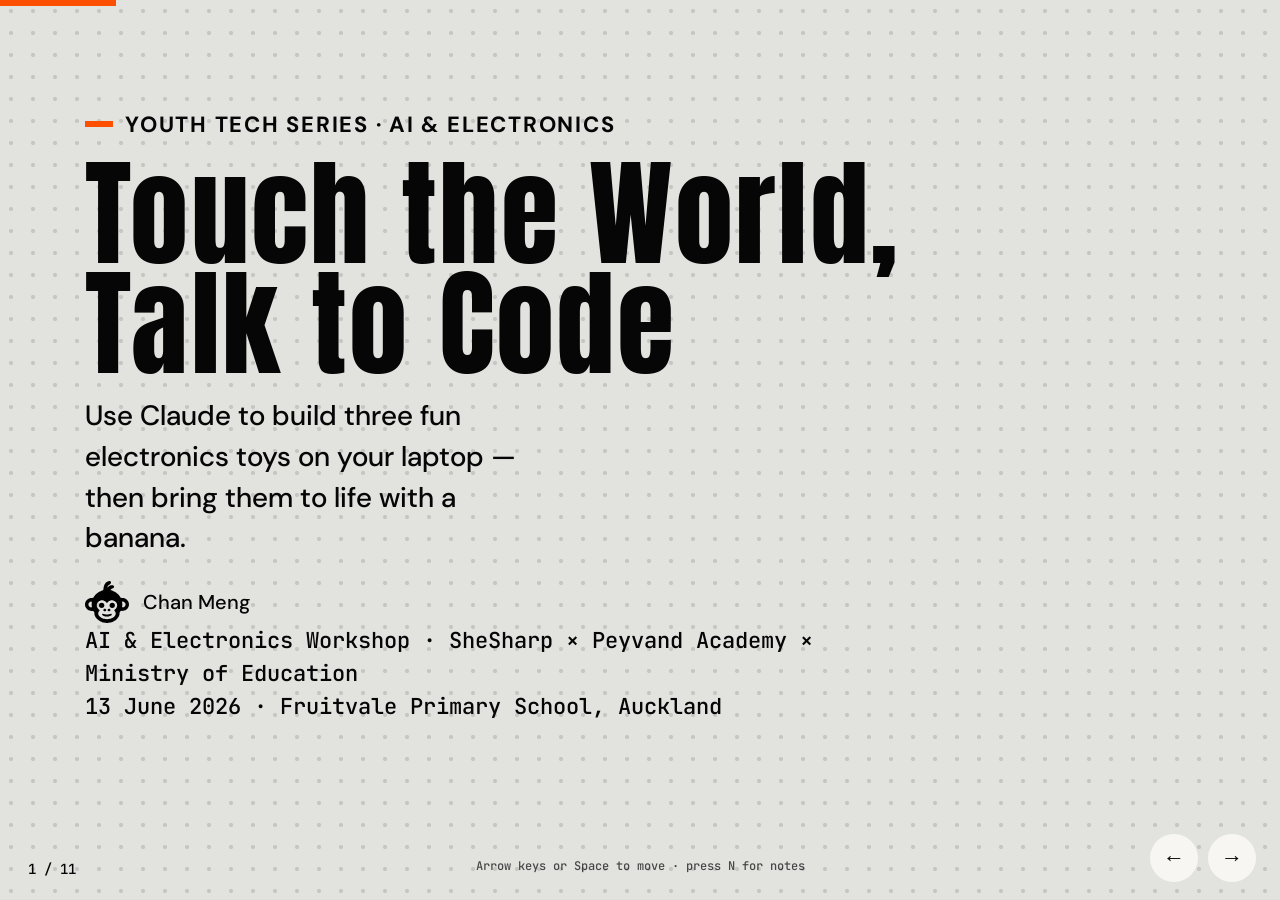
<file: index.html>
<!DOCTYPE html>
<html lang="en">
<head>
  <meta charset="UTF-8" />
  <meta name="viewport" content="width=device-width, initial-scale=1.0" />
  <title>Touch the World, Talk to Code — Build IoT Toys with Claude</title>
  <meta name="description" content="A 20-minute teaching demo: build three fun IoT toys with Claude and a Makey Makey board. By Chan Meng." />

  <link rel="icon" type="image/svg+xml" href="assets/brand/favicon.svg" />

  <link rel="preconnect" href="https://fonts.googleapis.com" />
  <link rel="preconnect" href="https://fonts.gstatic.com" crossorigin />
  <link rel="stylesheet" href="https://fonts.googleapis.com/css2?family=Anton&family=DM+Sans:wght@400;500;700&family=JetBrains+Mono:wght@400;500&display=swap" />

  <link rel="stylesheet" href="assets/css/tokens.css" />
  <link rel="stylesheet" href="assets/css/slides.css" />
</head>
<body>
  <div class="deck">
    <div class="deck__progress" id="progress"></div>

    <!-- 1. TITLE -->
    <section class="slide slide--title">
      <p class="eyebrow">Youth Tech Series · AI &amp; Electronics</p>
      <h1>Touch the World,<br />Talk to Code</h1>
      <p class="lead">Use Claude to build three fun electronics toys on your laptop — then bring them to life with a banana.</p>
      <div class="byline">
        <img src="assets/brand/chan-monkey-logo-transparent.svg" alt="" />
        <span>Chan Meng</span>
      </div>
      <p class="credit">AI &amp; Electronics Workshop &middot; SheSharp &times; Peyvand Academy &times; Ministry of Education<br />13 June 2026 &middot; Fruitvale Primary School, Auckland</p>
      <div class="slide-notes" hidden data-time="0:00 - 0:45">
        Welcome to the AI and Electronics Workshop, run by SheSharp with Peyvand Academy and the Ministry of Education. In the next 20 minutes we will build three little gadgets together, mixing the two things this workshop is about: a bit of electronics and a bit of AI. We will ask an AI called Claude to write them for us. By the end you will have toys you can play with your keyboard now, and with a banana in a few minutes. No coding experience needed.
      </div>
    </section>

    <!-- 2. CONNECT TO WIFI -->
    <section class="slide">
      <p class="eyebrow">First things first</p>
      <h2>Get online —<br />join the school WiFi</h2>
      <p>You will need internet to reach <span class="highlight">claude.ai</span>. Connect your laptop or phone to one of the Fruitvale School networks below.</p>
      <div class="two-col">
        <div class="prompt">
          <span class="prompt__label">Recommended &middot; internet for phones &amp; devices</span>
          Password<br /><strong>Fru1TsTB@S1c</strong>
        </div>
        <div class="prompt">
          <span class="prompt__label">FRUITVALE Student &middot; laptops needing server access</span>
          Password<br /><strong>Fru1TsTuD3nT</strong>
        </div>
      </div>
      <p style="margin-top: var(--space-3);">Passwords are <span class="highlight">case-sensitive</span> — type them exactly, including the capital letters, numbers, and the <strong>@</strong> symbol.</p>
      <div class="slide-notes" hidden data-time="0:45 - 1:15">
        Before we touch any code, get everyone online — nothing today works without it. Put this slide up and read the recommended password out loud, character by character: capital F, r, u, the number one, capital T, s, capital T, capital B, the at sign, capital S, the number one, lowercase c. Remind them it is case-sensitive, which trips people up. The student network is the backup for any laptop that needs server access. Once the room can load claude.ai, move on. Do not start building until most hands are connected.
      </div>
    </section>

    <!-- 3. WHAT IS IoT -->
    <section class="slide">
      <p class="eyebrow">Big idea</p>
      <h2>What is the<br />Internet of Things?</h2>
      <p>It is just everyday objects that can talk to computers. You already use them every day.</p>
      <div class="cards">
        <div class="card"><span class="num">01</span><h3>Your phone</h3><p>Knows when you tilt or tap it.</p></div>
        <div class="card"><span class="num">02</span><h3>A smartwatch</h3><p>Counts your steps and heartbeats.</p></div>
        <div class="card"><span class="num">03</span><h3>Smart lights</h3><p>Turn on when you walk in.</p></div>
        <div class="card"><span class="num">04</span><h3>A game controller</h3><p>Turns your moves into the game.</p></div>
      </div>
      <div class="flow" style="margin-top: clamp(10px, 2vh, 28px);">
        <div class="flow__step"><span>Real world</span>you touch / move</div>
        <div class="flow__arrow">&rarr;</div>
        <div class="flow__step"><span>Signal</span>a little message</div>
        <div class="flow__arrow">&rarr;</div>
        <div class="flow__step"><span>Computer</span>reads the message</div>
        <div class="flow__arrow">&rarr;</div>
        <div class="flow__step"><span>It acts</span>sound, light, game</div>
      </div>
      <div class="slide-notes" hidden data-time="0:45 - 2:30">
        Keep this plain. The Internet of Things is everyday things connected to computers. Point at the four cards. Then walk the bottom strip left to right: something happens in the real world, it becomes a signal, the computer reads it, and the computer does something back. That loop is the whole idea. We are about to build the simplest possible version of it — three times.
      </div>
    </section>

    <!-- 3. MEET MAKEY MAKEY + SECRET -->
    <section class="slide">
      <p class="eyebrow">The electronics part</p>
      <h2>Meet Makey Makey<br />— and its secret</h2>
      <p>A little board that turns a banana, some foil, playdough, or even your hand into a button.</p>
      <p class="lead" style="max-width: 40ch;">Its secret: <span class="highlight">it pretends to be your keyboard.</span></p>
      <p>So any app that works with keys already works with bananas. That means we can build our toys and play them today with just the keyboard — no board needed yet.</p>
      <div class="keymap">
        <div class="keycap keycap--accent">&uarr;</div>
        <div class="keycap keycap--accent">&darr;</div>
        <div class="keycap keycap--accent">&larr;</div>
        <div class="keycap keycap--accent">&rarr;</div>
        <div class="keycap keycap--accent">Space</div>
        <div class="keycap">W</div>
        <div class="keycap">A</div>
        <div class="keycap">S</div>
        <div class="keycap">D</div>
        <div class="keycap">F</div>
        <div class="keycap">G</div>
      </div>
      <div class="slide-notes" hidden data-time="2:30 - 4:30">
        This is the heart of the talk. Hold up the board if you have one. Makey Makey does one clever trick: to the computer it looks exactly like a keyboard. Touching a banana is the same as pressing the Space bar. These are the keys it can send. Because of that secret, we do not need the hardware to start. We can build our toys now and test them with the keyboard, and later the very same toys will work when you clip on a banana. Nothing in the code has to change.
      </div>
    </section>

    <!-- 4. MEET CLAUDE (THE AI PART) -->
    <section class="slide">
      <p class="eyebrow">The AI part</p>
      <h2>Meet Claude,<br />our AI builder</h2>
      <p>You do not need to know how to code. You ask Claude what you want, in plain English, and it writes the app for you.</p>
      <div class="two-col">
        <div class="card">
          <span class="num">A</span>
          <h3>Free in your browser</h3>
          <p>Open <a href="https://claude.ai" target="_blank" rel="noopener"><strong>claude.ai</strong></a> and sign in for free. Nothing to install — great on school laptops.</p>
        </div>
        <div class="card">
          <span class="num">B</span>
          <h3>Watch it build live</h3>
          <p>As Claude writes, your app appears in a preview panel beside the chat. That panel is called an <strong>Artifact</strong> — click it and play straight away.</p>
        </div>
      </div>
      <p style="margin-top: var(--space-3);">Open <span class="highlight">claude.ai</span> now. We will build <strong>three</strong> toys together — typing the words live each time.</p>
      <div class="btn-row">
        <a class="btn btn--primary" href="https://claude.ai" target="_blank" rel="noopener">Open claude.ai</a>
      </div>
      <div class="slide-notes" hidden data-time="4:30 - 6:00">
        Reassure them: you are not expected to write code. You describe what you want and Claude writes it. Tell them to open claude.ai in the browser and sign in — the free plan is enough and there is nothing to install, which is ideal on school laptops. The key thing to show: when Claude writes a web app, it renders live in the Artifact preview panel right next to the chat, so you see and play your toy immediately. Get everyone to claude.ai now. We are about to build three toys in a row, and they type the prompt with me each time.
      </div>
    </section>

    <!-- 5. BUILD 1: BANANA PIANO -->
    <section class="slide">
      <p class="eyebrow">Build 1 of 3 · Music<span class="level"><span class="dots">&#9679;&#9675;&#9675;</span> Easy</span></p>
      <h2>A Banana Piano</h2>
      <p>The warm-up: press a key, hear a note, watch a big button flash. Type this with me.</p>
      <div class="prompt prompt--compact">
        <span class="prompt__label">Type this into Claude</span>
        Make a fun web-page piano. When I press Space, the arrow keys, or W A S D F G, play a different musical note and flash a big colourful button for that key. Make it work with a normal keyboard.
      </div>
      <div class="btn-row">
        <a class="btn btn--primary" href="demo/piano/index.html">Open the finished piano</a>
      </div>
      <div class="slide-notes" hidden data-time="6:00 - 9:30">
        Read the prompt out loud slowly while everyone types it into Claude. Keep it exactly this short — it is enough. Stress the last sentence, make it work with a normal keyboard, because that is what lets them play it without the board. Press enter and watch the Artifact panel build the piano live. Play a few keys so the room hears it. If anyone falls behind or the network is slow, open the finished piano with the orange button — it always works. This first build is the longest because you are also teaching the rhythm of ask, watch, play.
      </div>
    </section>

    <!-- 6. BUILD 2: MEMORY GAME (SIMON SAYS) -->
    <section class="slide">
      <p class="eyebrow">Build 2 of 3 · Memory<span class="level"><span class="dots">&#9679;&#9679;&#9675;</span> Medium</span></p>
      <h2>A Memory Game</h2>
      <p>A step up: now the app has to <em>remember</em>. Watch a growing colour-and-sound sequence, then repeat it with the arrow keys.</p>
      <div class="prompt prompt--compact">
        <span class="prompt__label">Type this into Claude</span>
        Make a memory game like Simon Says. Show four big coloured pads for the Up, Down, Left and Right arrow keys, each with its own sound. Flash a sequence of pads that gets one longer each round, and I repeat it with the arrow keys. Show the round number, and say game over if I press the wrong one. Make it work with a normal keyboard.
      </div>
      <div class="btn-row">
        <a class="btn btn--primary" href="demo/simon/index.html">Open the finished memory game</a>
      </div>
      <div class="slide-notes" hidden data-time="9:30 - 12:30">
        The first real step up: the app now has to remember a sequence, not just react. That is the jump from a toy that responds to one with rules you can win or lose. Read the prompt slowly while they type. Build it live, do one round together, then let two students take turns — one watches, one repeats. The four arrow pads are exactly four bananas later. Backup is the orange button.
      </div>
    </section>

    <!-- 7. BUILD 3: CATCH & DODGE GAME -->
    <section class="slide">
      <p class="eyebrow">Build 3 of 3 · A game<span class="level"><span class="dots">&#9679;&#9679;&#9679;</span> Challenge</span></p>
      <h2>A Catch &amp; Dodge Game</h2>
      <p>The challenge: a real game loop. Move a basket with the Left and Right arrow keys to catch the falling fruit for points — but dodge the bombs.</p>
      <div class="prompt prompt--compact">
        <span class="prompt__label">Type this into Claude</span>
        Make a simple web game. Good fruit and bombs fall from the top. I move a basket with the Left and Right arrow keys to catch the fruit for points but dodge the bombs. Catching a bomb costs a life, and the game speeds up over time. Show the score and lives. Make it work with a normal keyboard.
      </div>
      <div class="btn-row">
        <a class="btn btn--primary" href="demo/catch/index.html">Open the finished game</a>
      </div>
      <div class="slide-notes" hidden data-time="12:30 - 15:30">
        The challenge build: a full game loop with fruit falling, a basket to steer, and a choice — grab the fruit, dodge the bombs. Still only the arrow keys, so it is perfect for a banana joystick later. Build it live and play one quick round so they see the score climb and a bomb cost a life. By now they should believe they can ask Claude for almost anything. Backup is the orange button. If short on time, keep this one briefest.
      </div>
    </section>

    <!-- BONUS: SUPER MARIO (SHOWCASE, NOT A BUILD) -->
    <section class="slide">
      <p class="eyebrow">Bonus &middot; not a build &mdash; just to show off<span class="level">&#9733; Showcase</span></p>
      <h2>And one we made<br />with the pro tools</h2>
      <p>You built three toys on the <strong>free</strong> claude.ai. Here is the ceiling: a playable <span class="highlight">Super Mario</span> level &mdash; every pixel and sound drawn in code, no image or sound files at all.</p>
      <div class="prompt prompt--compact">
        <span class="prompt__label">The whole prompt &mdash; one sentence</span>
        Create a Mario mini-game with high fidelity and precision, and make it look visually appealing.
      </div>
      <p>This one was made with <strong>Fable&nbsp;5</strong>, one of Claude's paid models, driven through <strong>Claude Code</strong> &mdash; a developer tool, not the browser chat. So you are <span class="highlight">not</span> expected to rebuild it today. It plays with the same arrows, Space, and Click, so a Makey Makey runs it too.</p>
      <div class="btn-row">
        <a class="btn btn--primary" href="demo/mario/index.html">Play the Mario demo</a>
      </div>
      <div class="slide-notes" hidden data-time="Bonus &middot; optional, skip if short on time">
        Optional crowd-pleaser &mdash; skip it the moment you are tight on the clock; it sits outside the 20-minute budget. The point is honesty about tools: the three toys they just built came from the free claude.ai in the browser, and that is genuinely enough. This Mario level is the ceiling &mdash; same idea, talk to an AI and get a toy, but made with a paid model called Fable 5 driven through Claude Code, a developer tool rather than the chat box. Read the one-sentence prompt out loud and let it land that the whole game came from that single line. Stress that nothing is a downloaded asset: every pixel and every sound is generated in code. Then play ten seconds &mdash; jump on a Goomba, hit a question block. Tie it back: it still runs on the same arrow keys, Space, and Click, so a banana would drive Mario just like the other three. Do not ask them to recreate it; that needs paid tooling. Use it to inspire, then move on.
      </div>
    </section>

    <!-- 8. ADD A BANANA -->
    <section class="slide">
      <p class="eyebrow">The bridge</p>
      <h2>Now add a banana</h2>
      <p>Clip Makey Makey to fruit, foil, or playdough and those keys become things you can touch. <span class="highlight">Same toys, same code — just a new way to press the keys.</span></p>
      <p>That is the bridge between the real world and code: your touch becomes a tiny signal, the computer reads it, and your toy responds — piano, memory game, catch game, even Mario.</p>
      <ul>
        <li>Bananas on the arrow keys turn the catch game into a body controller.</li>
        <li>Four bananas become the four pads of the memory game.</li>
        <li>Ask Claude for one more change — your own sounds, new colours, a high score.</li>
      </ul>
      <div class="slide-notes" hidden data-time="15:30 - 17:30">
        Connect back to the IoT loop from slide two: real world, signal, computer, action. The big reveal is that adding the hardware changes nothing in the code — the banana just presses Space or an arrow for you. In a moment they will get the boards and do exactly this with any of the three toys. Plant ideas so the hands-on time has direction: turn the game into a banana joystick, wire four bananas to the memory game, or ask Claude to change the sounds. Encourage them to keep asking Claude for small changes.
      </div>
    </section>

    <!-- 9. YOUR TURN -->
    <section class="slide slide--title">
      <p class="eyebrow">Over to you</p>
      <h2>Your turn</h2>
      <ul style="margin-bottom: var(--space-4);">
        <li><strong>1.</strong> Open claude.ai and type a prompt.</li>
        <li><strong>2.</strong> Play your toy with the keyboard.</li>
        <li><strong>3.</strong> Clip on a banana and make it yours.</li>
      </ul>
      <p style="font-size: clamp(14px,1.7vw,18px); max-width:60ch;">All three prompts are on the handout. Next: grab a Makey Makey board and make a toy real. Safety first — only fruit, foil, and playdough. Hold the metal Earth bar so the circuit works. Never use mains electricity.</p>
      <div class="btn-row">
        <a class="btn btn--primary" href="demo/index.html">Open the three demos</a>
        <a class="btn btn--ghost" href="handout/index.html">Open the handout</a>
      </div>
      <div class="byline" style="margin-top: var(--space-4);">
        <img src="assets/brand/chan-monkey-logo-transparent.svg" alt="" />
        <span>Thank you — Chan Meng · chanmeng.org · github.com/ChanMeng666</span>
      </div>
      <p class="credit">Youth Tech Series · AI &amp; Electronics Workshop &middot; SheSharp &times; Peyvand Academy &times; Ministry of Education</p>
      <div class="slide-notes" hidden data-time="17:30 - 20:00">
        Recap the three steps so anyone can repeat this at home with Claude. Point them to the handout, which has all three prompts. Read the safety line clearly before handing out the boards: conductive food and foil only, hold the Earth bar to complete the circuit, never anything connected to mains power. Then thank them and hand over to the hands-on session. Leave the demos and handout links on screen.
      </div>
    </section>

  </div>

  <!-- Chrome -->
  <div class="deck__counter"><span id="counter">1</span> / 11</div>
  <div class="deck__hint">Arrow keys or Space to move &middot; press N for notes</div>
  <div class="deck__nav">
    <button class="navbtn" id="prev" aria-label="Previous slide">&larr;</button>
    <button class="navbtn" id="next" aria-label="Next slide">&rarr;</button>
  </div>

  <!-- Speaker notes panel -->
  <aside class="notes" id="notes" aria-live="polite">
    <div class="notes__label">Speaker notes · <span class="notes__time" id="notesTime"></span></div>
    <div id="notesBody"></div>
  </aside>

  <script src="assets/js/deck.js"></script>
</body>
</html>
</file>
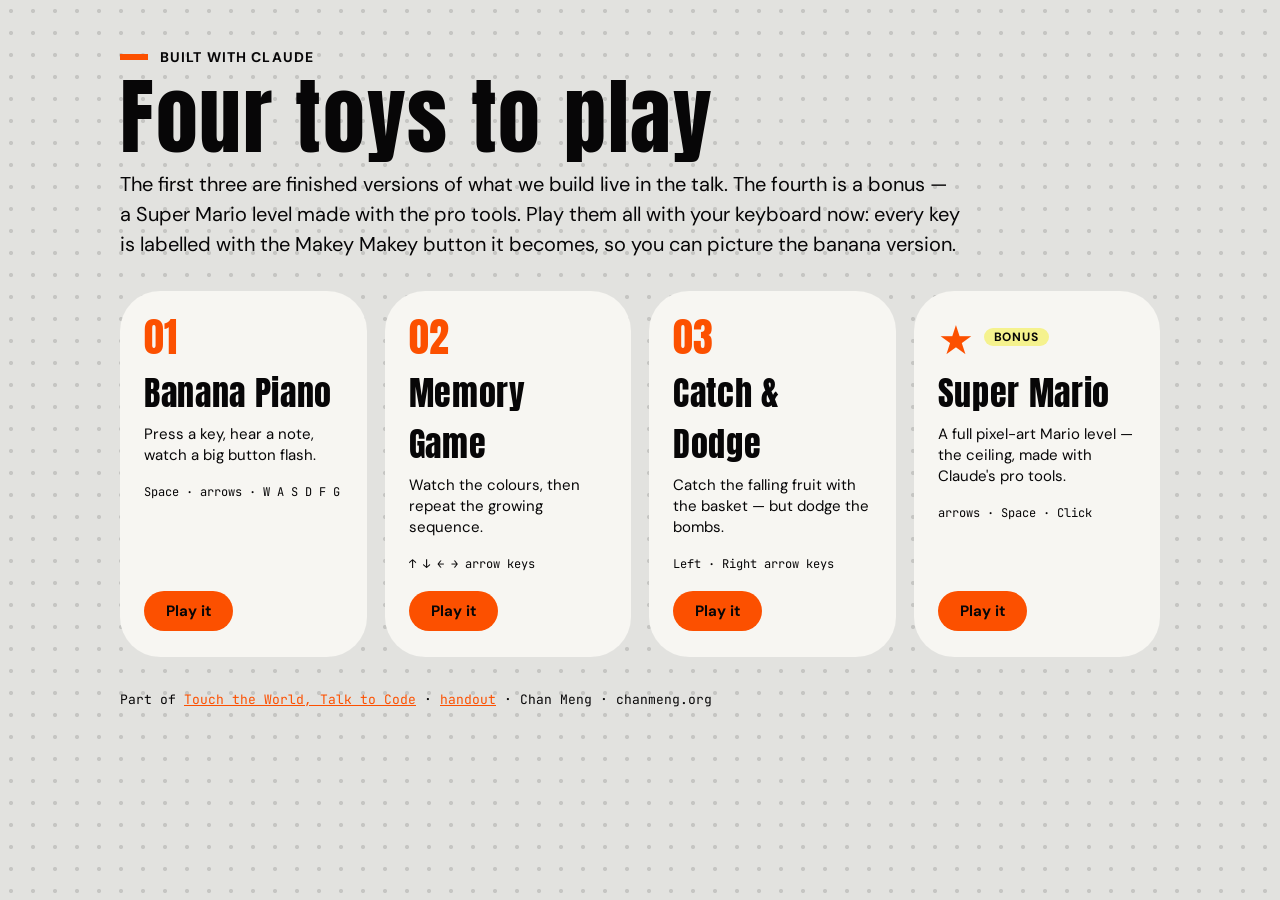
<file: demo/index.html>
<!DOCTYPE html>
<html lang="en">
<head>
  <meta charset="UTF-8" />
  <meta name="viewport" content="width=device-width, initial-scale=1.0" />
  <title>Three Demos — Touch the World, Talk to Code</title>
  <meta name="description" content="Keyboard-playable IoT toys built with Claude: a Banana Piano, a Memory Game, a Catch &amp; Dodge Game, plus a bonus Super Mario showcase. Each works with a Makey Makey too." />

  <link rel="icon" type="image/svg+xml" href="../assets/brand/favicon.svg" />

  <link rel="preconnect" href="https://fonts.googleapis.com" />
  <link rel="preconnect" href="https://fonts.gstatic.com" crossorigin />
  <link rel="stylesheet" href="https://fonts.googleapis.com/css2?family=Anton&family=DM+Sans:wght@400;500;700&family=JetBrains+Mono:wght@400;500&display=swap" />
  <link rel="stylesheet" href="../assets/css/tokens.css" />

  <style>
    * { box-sizing: border-box; }
    html, body { margin: 0; height: 100%; }
    body {
      font-family: var(--font-body-sans);
      color: var(--color-ink-primary);
      background-color: var(--color-canvas-page);
      background-image: radial-gradient(
        color-mix(in srgb, var(--color-ink-primary) 13%, transparent) 2px, transparent 2.2px);
      background-size: 22px 22px;
      min-height: 100%;
      padding: clamp(20px, 4vw, 48px);
    }
    .wrap { max-width: 1040px; margin: 0 auto; }

    .eyebrow {
      display: flex; align-items: center; gap: 12px;
      font-size: 14px; font-weight: 700; letter-spacing: 0.08em;
      text-transform: uppercase; margin: 0 0 12px;
    }
    .eyebrow::before { content: ""; width: 28px; height: 6px; background: var(--color-accent-primary); }

    h1 {
      font-family: var(--font-display); font-weight: 400; letter-spacing: 0.02em;
      font-size: clamp(40px, 8vw, 84px); line-height: 0.94; margin: 0 0 12px;
    }
    .sub { font-size: clamp(15px, 2vw, 20px); max-width: 60ch; margin: 0 0 32px; line-height: 1.5; }

    .cards { display: grid; grid-template-columns: repeat(auto-fit, minmax(240px, 1fr)); gap: 18px; }

    .demo-card {
      display: flex; flex-direction: column; text-decoration: none; color: inherit;
      background: var(--color-canvas-surface); border-radius: var(--radius-card);
      padding: 26px 24px; transition: transform 120ms ease;
    }
    .demo-card:hover { transform: translateY(-3px); }
    .demo-card .num {
      font-family: var(--font-display); font-size: 40px; color: var(--color-accent-primary); line-height: 1;
      display: flex; align-items: center; gap: 10px;
    }
    .demo-card .num .tag {
      font-family: var(--font-body-sans); font-size: 12px; font-weight: 700;
      letter-spacing: 0.08em; text-transform: uppercase; color: var(--color-ink-strong);
      background: var(--color-surface-glare); padding: 3px 10px; border-radius: 100px;
    }
    .demo-card h2 {
      font-family: var(--font-display); font-weight: 400; letter-spacing: 0.02em;
      font-size: clamp(24px, 4vw, 34px); margin: 10px 0 6px;
    }
    .demo-card p { font-size: 15px; line-height: 1.4; margin: 0 0 18px; }
    .demo-card .keys {
      font-family: var(--font-mono); font-size: 12px; color: var(--color-ink-muted); margin: 0 0 18px;
    }
    .demo-card .go {
      margin-top: auto; align-self: flex-start;
      font-weight: 700; font-size: 15px;
      background: var(--color-accent-primary); color: var(--color-ink-strong);
      padding: 10px 22px; border-radius: 100px;
    }

    .footer {
      margin-top: 34px; font-family: var(--font-mono); font-size: 13px; color: var(--color-ink-muted);
    }
    .footer a { color: var(--color-accent-primary); }

    @media (prefers-reduced-motion: reduce) { .demo-card { transition: none; } }
  </style>
</head>
<body>
  <div class="wrap">
    <p class="eyebrow">Built with Claude</p>
    <h1>Four toys to play</h1>
    <p class="sub">
      The first three are finished versions of what we build live in the talk. The fourth is a bonus —
      a Super Mario level made with the pro tools. Play them all with your keyboard now: every key is
      labelled with the Makey Makey button it becomes, so you can picture the banana version.
    </p>

    <div class="cards">
      <a class="demo-card" href="piano/index.html">
        <span class="num">01</span>
        <h2>Banana Piano</h2>
        <p>Press a key, hear a note, watch a big button flash.</p>
        <p class="keys">Space · arrows · W A S D F G</p>
        <span class="go">Play it</span>
      </a>
      <a class="demo-card" href="simon/index.html">
        <span class="num">02</span>
        <h2>Memory Game</h2>
        <p>Watch the colours, then repeat the growing sequence.</p>
        <p class="keys">↑ ↓ ← → arrow keys</p>
        <span class="go">Play it</span>
      </a>
      <a class="demo-card" href="catch/index.html">
        <span class="num">03</span>
        <h2>Catch &amp; Dodge</h2>
        <p>Catch the falling fruit with the basket — but dodge the bombs.</p>
        <p class="keys">Left · Right arrow keys</p>
        <span class="go">Play it</span>
      </a>
      <a class="demo-card demo-card--bonus" href="mario/index.html">
        <span class="num">&#9733;<span class="tag">Bonus</span></span>
        <h2>Super Mario</h2>
        <p>A full pixel-art Mario level — the ceiling, made with Claude's pro tools.</p>
        <p class="keys">arrows · Space · Click</p>
        <span class="go">Play it</span>
      </a>
    </div>

    <p class="footer">
      Part of <a href="../index.html">Touch the World, Talk to Code</a> &middot;
      <a href="../handout/index.html">handout</a> &middot; Chan Meng &middot; chanmeng.org
    </p>
  </div>
</body>
</html>
</file>
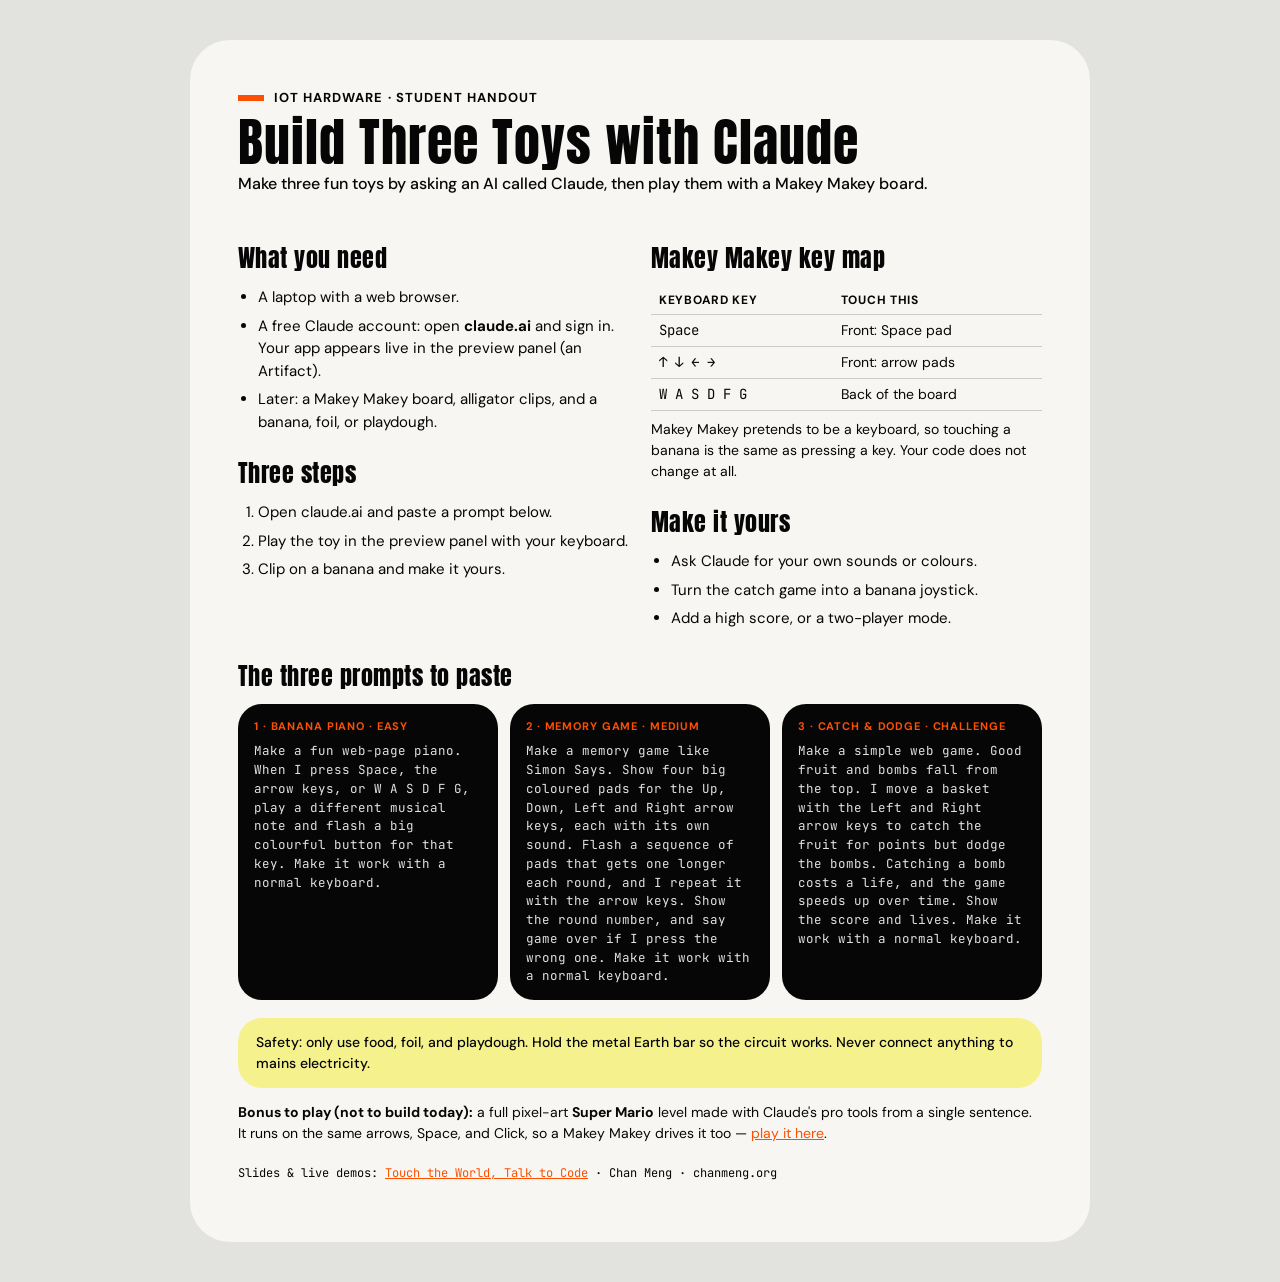
<file: handout/index.html>
<!DOCTYPE html>
<html lang="en">
<head>
  <meta charset="UTF-8" />
  <meta name="viewport" content="width=device-width, initial-scale=1.0" />
  <title>Student Handout — Build Three Toys with Claude</title>
  <meta name="description" content="One-page guide: build three fun IoT toys with Claude and a Makey Makey board." />

  <link rel="icon" type="image/svg+xml" href="../assets/brand/favicon.svg" />

  <link rel="preconnect" href="https://fonts.googleapis.com" />
  <link rel="preconnect" href="https://fonts.gstatic.com" crossorigin />
  <link rel="stylesheet" href="https://fonts.googleapis.com/css2?family=Anton&family=DM+Sans:wght@400;500;700&family=JetBrains+Mono:wght@400;500&display=swap" />
  <link rel="stylesheet" href="../assets/css/tokens.css" />

  <style>
    * { box-sizing: border-box; }
    html, body { margin: 0; }
    body {
      font-family: var(--font-body-sans); color: var(--color-ink-primary);
      background: var(--color-canvas-page); line-height: 1.5;
      padding: clamp(16px, 4vw, 40px);
    }
    .sheet {
      max-width: 900px; margin: 0 auto; background: var(--color-canvas-surface);
      border-radius: var(--radius-card); padding: clamp(24px, 4vw, 48px);
    }
    .eyebrow {
      display: flex; align-items: center; gap: 10px; font-size: 13px; font-weight: 700;
      letter-spacing: 0.08em; text-transform: uppercase; margin: 0 0 10px;
    }
    .eyebrow::before { content: ""; width: 26px; height: 6px; background: var(--color-accent-primary); }
    h1 {
      font-family: var(--font-display); font-weight: 400; letter-spacing: 0.02em;
      font-size: clamp(32px, 6vw, 52px); line-height: 0.94; margin: 0 0 6px;
    }
    .sub { font-size: 16px; font-weight: 500; margin: 0 0 22px; }
    h2 {
      font-family: var(--font-display); font-weight: 400; letter-spacing: 0.02em;
      font-size: 24px; margin: 22px 0 10px;
    }
    .cols { display: grid; grid-template-columns: 1fr 1fr; gap: 22px; }
    ol, ul { margin: 0; padding-left: 20px; }
    li { margin-bottom: 6px; font-size: 15px; }

    .prompts { display: grid; grid-template-columns: 1fr 1fr 1fr; gap: 12px; margin-top: 8px; }
    .prompt {
      background: var(--color-ink-strong); color: var(--color-canvas-page);
      border-radius: var(--radius-card-sm); padding: 14px 16px; font-family: var(--font-mono);
      font-size: 12.5px; line-height: 1.5;
    }
    .prompt b { color: var(--color-accent-primary); font-family: var(--font-body-sans);
      font-size: 11px; letter-spacing: 0.08em; text-transform: uppercase; display: block; margin-bottom: 8px; }

    table { width: 100%; border-collapse: collapse; font-size: 14px; margin-top: 6px; }
    th, td { text-align: left; padding: 5px 8px; border-bottom: 1px solid rgba(7,6,7,0.18); }
    th { font-size: 12px; text-transform: uppercase; letter-spacing: 0.06em; }
    td.k { font-family: var(--font-mono); }
    .safety {
      background: var(--color-surface-glare); border-radius: var(--radius-card-sm);
      padding: 14px 18px; font-size: 14px; font-weight: 500; margin-top: 18px;
    }
    .foot { margin-top: 20px; font-family: var(--font-mono); font-size: 12px; color: var(--color-ink-muted); }
    .foot a { color: var(--color-accent-primary); }

    @media (max-width: 640px) { .cols { grid-template-columns: 1fr; } .prompts { grid-template-columns: 1fr; } }

    @media print {
      @page { margin: 11mm; }
      body { padding: 0; background: #fff; }
      .sheet { box-shadow: none; border-radius: 0; padding: 0; max-width: 100%; }
      .prompt, .safety { -webkit-print-color-adjust: exact; print-color-adjust: exact; }
    }
  </style>
</head>
<body>
  <div class="sheet">
    <p class="eyebrow">IoT Hardware · Student Handout</p>
    <h1>Build Three Toys with Claude</h1>
    <p class="sub">Make three fun toys by asking an AI called Claude, then play them with a Makey Makey board.</p>

    <div class="cols">
      <div>
        <h2>What you need</h2>
        <ul>
          <li>A laptop with a web browser.</li>
          <li>A free Claude account: open <strong>claude.ai</strong> and sign in. Your app appears live in the preview panel (an Artifact).</li>
          <li>Later: a Makey Makey board, alligator clips, and a banana, foil, or playdough.</li>
        </ul>

        <h2>Three steps</h2>
        <ol>
          <li>Open claude.ai and paste a prompt below.</li>
          <li>Play the toy in the preview panel with your keyboard.</li>
          <li>Clip on a banana and make it yours.</li>
        </ol>
      </div>

      <div>
        <h2>Makey Makey key map</h2>
        <table>
          <thead><tr><th>Keyboard key</th><th>Touch this</th></tr></thead>
          <tbody>
            <tr><td class="k">Space</td><td>Front: Space pad</td></tr>
            <tr><td class="k">&uarr; &darr; &larr; &rarr;</td><td>Front: arrow pads</td></tr>
            <tr><td class="k">W A S D F G</td><td>Back of the board</td></tr>
          </tbody>
        </table>
        <p style="font-size:14px;margin-top:8px;">Makey Makey pretends to be a keyboard, so touching a banana is the same as pressing a key. Your code does not change at all.</p>

        <h2>Make it yours</h2>
        <ul>
          <li>Ask Claude for your own sounds or colours.</li>
          <li>Turn the catch game into a banana joystick.</li>
          <li>Add a high score, or a two-player mode.</li>
        </ul>
      </div>
    </div>

    <h2>The three prompts to paste</h2>
    <div class="prompts">
      <div class="prompt">
        <b>1 · Banana Piano · Easy</b>
        Make a fun web-page piano. When I press Space, the arrow keys, or W A S D F G, play a different musical note and flash a big colourful button for that key. Make it work with a normal keyboard.
      </div>
      <div class="prompt">
        <b>2 · Memory Game · Medium</b>
        Make a memory game like Simon Says. Show four big coloured pads for the Up, Down, Left and Right arrow keys, each with its own sound. Flash a sequence of pads that gets one longer each round, and I repeat it with the arrow keys. Show the round number, and say game over if I press the wrong one. Make it work with a normal keyboard.
      </div>
      <div class="prompt">
        <b>3 · Catch &amp; Dodge · Challenge</b>
        Make a simple web game. Good fruit and bombs fall from the top. I move a basket with the Left and Right arrow keys to catch the fruit for points but dodge the bombs. Catching a bomb costs a life, and the game speeds up over time. Show the score and lives. Make it work with a normal keyboard.
      </div>
    </div>

    <div class="safety">
      Safety: only use food, foil, and playdough. Hold the metal Earth bar so the circuit works. Never connect anything to mains electricity.
    </div>

    <p style="font-size:14px;margin-top:14px;">
      <strong>Bonus to play (not to build today):</strong> a full pixel-art
      <strong>Super Mario</strong> level made with Claude's pro tools from a single sentence. It runs on
      the same arrows, Space, and Click, so a Makey Makey drives it too &mdash;
      <a href="https://chanmeng666.github.io/super-mario-makey-makey/" style="color:var(--color-accent-primary);">play it here</a>.
    </p>

    <p class="foot">
      Slides &amp; live demos: <a href="../index.html">Touch the World, Talk to Code</a>
      &middot; Chan Meng &middot; chanmeng.org
    </p>
  </div>
</body>
</html>
</file>
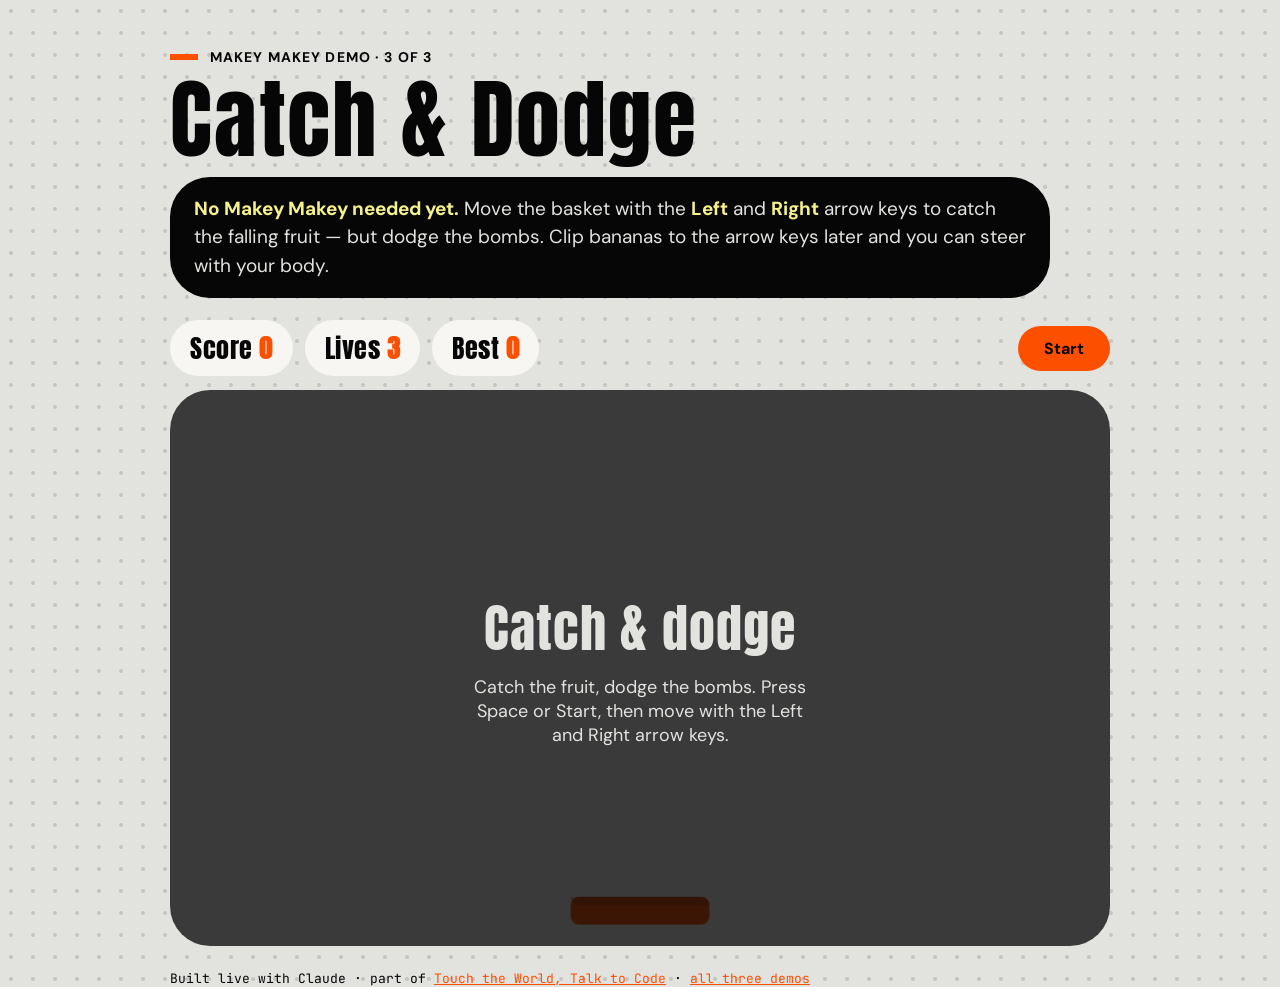
<file: demo/catch/index.html>
<!DOCTYPE html>
<html lang="en">
<head>
  <meta charset="UTF-8" />
  <meta name="viewport" content="width=device-width, initial-scale=1.0" />
  <title>Catch &amp; Dodge — Makey Makey Demo</title>
  <meta name="description" content="A keyboard-playable catch-and-dodge game. Catch the fruit with the arrow keys but dodge the bombs. Works with a Makey Makey too." />

  <link rel="icon" type="image/svg+xml" href="../../assets/brand/favicon.svg" />

  <link rel="preconnect" href="https://fonts.googleapis.com" />
  <link rel="preconnect" href="https://fonts.gstatic.com" crossorigin />
  <link rel="stylesheet" href="https://fonts.googleapis.com/css2?family=Anton&family=DM+Sans:wght@400;500;700&family=JetBrains+Mono:wght@400;500&display=swap" />
  <link rel="stylesheet" href="../../assets/css/tokens.css" />

  <style>
    * { box-sizing: border-box; }
    html, body { margin: 0; height: 100%; }
    body {
      font-family: var(--font-body-sans);
      color: var(--color-ink-primary);
      background-color: var(--color-canvas-page);
      background-image: radial-gradient(
        color-mix(in srgb, var(--color-ink-primary) 13%, transparent) 2px, transparent 2.2px);
      background-size: 22px 22px;
      min-height: 100%;
      padding: clamp(20px, 4vw, 48px);
    }
    .wrap { max-width: 940px; margin: 0 auto; }

    .eyebrow {
      display: flex; align-items: center; gap: 12px;
      font-size: 14px; font-weight: 700; letter-spacing: 0.08em;
      text-transform: uppercase; margin: 0 0 12px;
    }
    .eyebrow::before { content: ""; width: 28px; height: 6px; background: var(--color-accent-primary); }

    h1 {
      font-family: var(--font-display); font-weight: 400; letter-spacing: 0.02em;
      font-size: clamp(40px, 8vw, 88px); line-height: 0.94; margin: 0 0 16px;
    }

    .banner {
      background: var(--color-ink-strong); color: var(--color-canvas-page);
      border-radius: var(--radius-card); padding: 18px 24px; margin: 0 0 22px;
      font-size: clamp(15px, 1.9vw, 19px); line-height: 1.5; max-width: 880px;
    }
    .banner strong { color: var(--color-surface-glare); }

    .hud {
      display: flex; flex-wrap: wrap; gap: 12px; align-items: center;
      margin: 0 0 14px;
    }
    .stat {
      background: var(--color-canvas-surface); border-radius: 100px;
      padding: 8px 20px; font-family: var(--font-display); font-weight: 400;
      font-size: clamp(18px, 3vw, 26px); letter-spacing: 0.02em;
    }
    .stat b { color: var(--color-accent-primary); }
    .startbtn {
      margin-left: auto; border: none; cursor: pointer;
      background: var(--color-accent-primary); color: var(--color-ink-strong);
      font-family: var(--font-body-sans); font-weight: 700; font-size: 16px;
      padding: 12px 26px; border-radius: 100px;
    }
    .startbtn:active { transform: translateY(1px); }

    .stage { position: relative; }
    canvas {
      display: block; width: 100%; height: auto;
      background: var(--color-canvas-surface);
      border-radius: var(--radius-card);
      touch-action: none;
    }
    .overlay {
      position: absolute; inset: 0; display: flex; flex-direction: column;
      align-items: center; justify-content: center; text-align: center;
      background: color-mix(in srgb, var(--color-ink-strong) 78%, transparent);
      color: var(--color-canvas-page); border-radius: var(--radius-card);
      padding: 24px;
    }
    .overlay h2 {
      font-family: var(--font-display); font-weight: 400; letter-spacing: 0.02em;
      font-size: clamp(28px, 6vw, 52px); margin: 0 0 8px;
    }
    .overlay p { font-size: clamp(14px, 2vw, 18px); margin: 0; max-width: 30ch; }
    .overlay.hide { display: none; }

    .footer {
      margin-top: 24px; font-family: var(--font-mono); font-size: 13px; color: var(--color-ink-muted);
    }
    .footer a { color: var(--color-accent-primary); }
  </style>
</head>
<body>
  <div class="wrap">
    <p class="eyebrow">Makey Makey Demo · 3 of 3</p>
    <h1>Catch &amp; Dodge</h1>

    <div class="banner">
      <strong>No Makey Makey needed yet.</strong> Move the basket with the <strong>Left</strong> and <strong>Right</strong> arrow keys
      to catch the falling fruit — but dodge the bombs. Clip bananas to the arrow keys later and you can steer with your body.
    </div>

    <div class="hud">
      <div class="stat">Score <b id="score">0</b></div>
      <div class="stat">Lives <b id="lives">3</b></div>
      <div class="stat">Best <b id="best">0</b></div>
      <button class="startbtn" id="startBtn" type="button">Start</button>
    </div>

    <div class="stage">
      <canvas id="game" width="880" height="520" aria-label="Catch game"></canvas>
      <div class="overlay" id="overlay">
        <h2 id="ovTitle">Catch &amp; dodge</h2>
        <p id="ovText">Catch the fruit, dodge the bombs. Press Space or Start, then move with the Left and Right arrow keys.</p>
      </div>
    </div>

    <p class="footer">
      Built live with Claude &middot; part of
      <a href="../../index.html">Touch the World, Talk to Code</a>
      &middot; <a href="../index.html">all three demos</a>
    </p>
  </div>

  <script>
    var canvas = document.getElementById("game");
    var g = canvas.getContext("2d");
    var W = canvas.width, H = canvas.height;

    var scoreEl = document.getElementById("score");
    var livesEl = document.getElementById("lives");
    var bestEl = document.getElementById("best");
    var overlay = document.getElementById("overlay");
    var ovTitle = document.getElementById("ovTitle");
    var ovText = document.getElementById("ovText");
    var startBtn = document.getElementById("startBtn");

    var COLORS = ["#FC5000", "#F5C84B", "#6FCF7F", "#4FB0E8", "#524AE9", "#C77DD6", "#FF8FA3"];

    var basket = { w: 130, h: 26, x: W / 2 - 65, y: H - 46, speed: 560 };
    var fruits = [];
    var keys = {};
    var running = false;
    var score = 0, lives = 3, best = 0;
    var spawnTimer = 0, lastTs = 0;

    function reset() {
      fruits = [];
      score = 0; lives = 3;
      basket.x = W / 2 - basket.w / 2;
      spawnTimer = 0.6;
      scoreEl.textContent = score;
      livesEl.textContent = lives;
    }

    function start() {
      if (running) return;
      reset();
      running = true;
      overlay.classList.add("hide");
      lastTs = 0;
      requestAnimationFrame(loop);
    }

    function gameOver() {
      running = false;
      if (score > best) { best = score; bestEl.textContent = best; }
      ovTitle.textContent = "Game over";
      ovText.textContent = "You caught " + score + ". Press Space to play again.";
      overlay.classList.remove("hide");
    }

    function spawnFruit() {
      var r = 16 + Math.floor((score % 7));
      r = Math.min(r, 24);
      var x = r + (W - 2 * r) * fakeRandom();
      var fall = 150 + score * 7;
      if (fall > 520) fall = 520;
      // Roughly 1-in-5 spawns is a bomb, rising a little as the score climbs.
      var bombChance = Math.min(0.32, 0.18 + score * 0.004);
      var isBomb = fakeRandom() < bombChance;
      fruits.push({
        x: x, y: -r, r: isBomb ? 17 : r, vy: fall, isBomb: isBomb,
        color: isBomb ? "#2A2730" : COLORS[fruits.length % COLORS.length]
      });
    }

    // Deterministic-enough spread without Math.random seeding issues across frames.
    var seed = 1;
    function fakeRandom() {
      seed = (seed * 9301 + 49297) % 233280;
      return seed / 233280;
    }

    function update(dt) {
      var dir = 0;
      if (keys["ArrowLeft"] || keys["KeyA"]) dir -= 1;
      if (keys["ArrowRight"] || keys["KeyD"]) dir += 1;
      basket.x += dir * basket.speed * dt;
      if (basket.x < 0) basket.x = 0;
      if (basket.x + basket.w > W) basket.x = W - basket.w;

      spawnTimer -= dt;
      if (spawnTimer <= 0) {
        spawnFruit();
        spawnTimer = Math.max(0.4, 1.0 - score * 0.015);
      }

      for (var i = fruits.length - 1; i >= 0; i--) {
        var f = fruits[i];
        f.y += f.vy * dt;
        var caught = (f.y + f.r >= basket.y) &&
          (f.x >= basket.x - f.r) && (f.x <= basket.x + basket.w + f.r) &&
          (f.y - f.r <= basket.y + basket.h);
        if (caught) {
          fruits.splice(i, 1);
          if (f.isBomb) {
            lives -= 1;
            livesEl.textContent = lives;
            if (lives <= 0) { gameOver(); return; }
          } else {
            score += 1;
            scoreEl.textContent = score;
          }
        } else if (f.y - f.r > H) {
          // Missed fruit just falls away now — only catching a bomb costs a life.
          fruits.splice(i, 1);
        }
      }
    }

    function drawFruit(f) {
      g.fillStyle = f.color;
      g.beginPath();
      g.arc(f.x, f.y, f.r, 0, Math.PI * 2);
      g.fill();
      if (f.isBomb) {
        // bomb: dark ball with a short orange fuse, a yellow spark, and a highlight
        g.strokeStyle = "#FC5000";
        g.lineWidth = 3;
        g.beginPath();
        g.moveTo(f.x, f.y - f.r);
        g.lineTo(f.x + 6, f.y - f.r - 9);
        g.stroke();
        g.fillStyle = "#F5C84B";
        g.beginPath();
        g.arc(f.x + 7, f.y - f.r - 10, 3, 0, Math.PI * 2);
        g.fill();
        g.fillStyle = "rgba(255,255,255,0.35)";
        g.beginPath();
        g.arc(f.x - f.r * 0.35, f.y - f.r * 0.35, f.r * 0.25, 0, Math.PI * 2);
        g.fill();
      } else {
        // little stem so it reads as fruit, no emoji
        g.fillStyle = "#3a5a2a";
        g.fillRect(f.x - 2, f.y - f.r - 6, 4, 8);
      }
    }

    function draw() {
      g.clearRect(0, 0, W, H);
      // fruit
      for (var i = 0; i < fruits.length; i++) drawFruit(fruits[i]);
      // basket
      g.fillStyle = "#FC5000";
      roundRect(basket.x, basket.y, basket.w, basket.h, 8);
      g.fill();
      g.fillStyle = "rgba(7,6,7,0.18)";
      roundRect(basket.x, basket.y, basket.w, 8, 8);
      g.fill();
    }

    function roundRect(x, y, w, h, r) {
      g.beginPath();
      g.moveTo(x + r, y);
      g.arcTo(x + w, y, x + w, y + h, r);
      g.arcTo(x + w, y + h, x, y + h, r);
      g.arcTo(x, y + h, x, y, r);
      g.arcTo(x, y, x + w, y, r);
      g.closePath();
    }

    function loop(ts) {
      if (!running) return;
      if (!lastTs) lastTs = ts;
      var dt = (ts - lastTs) / 1000;
      lastTs = ts;
      if (dt > 0.05) dt = 0.05; // clamp big gaps (tab switch)
      update(dt);
      if (running) { draw(); requestAnimationFrame(loop); }
    }

    document.addEventListener("keydown", function (e) {
      if (["ArrowLeft", "ArrowRight", "ArrowUp", "ArrowDown", "Space"].indexOf(e.code) >= 0) {
        e.preventDefault();
      }
      keys[e.code] = true;
      if (e.code === "Space" && !running) start();
    });
    document.addEventListener("keyup", function (e) { keys[e.code] = false; });

    startBtn.addEventListener("click", start);

    // Draw the idle frame once so the stage is not blank behind the overlay.
    draw();
  </script>
</body>
</html>
</file>
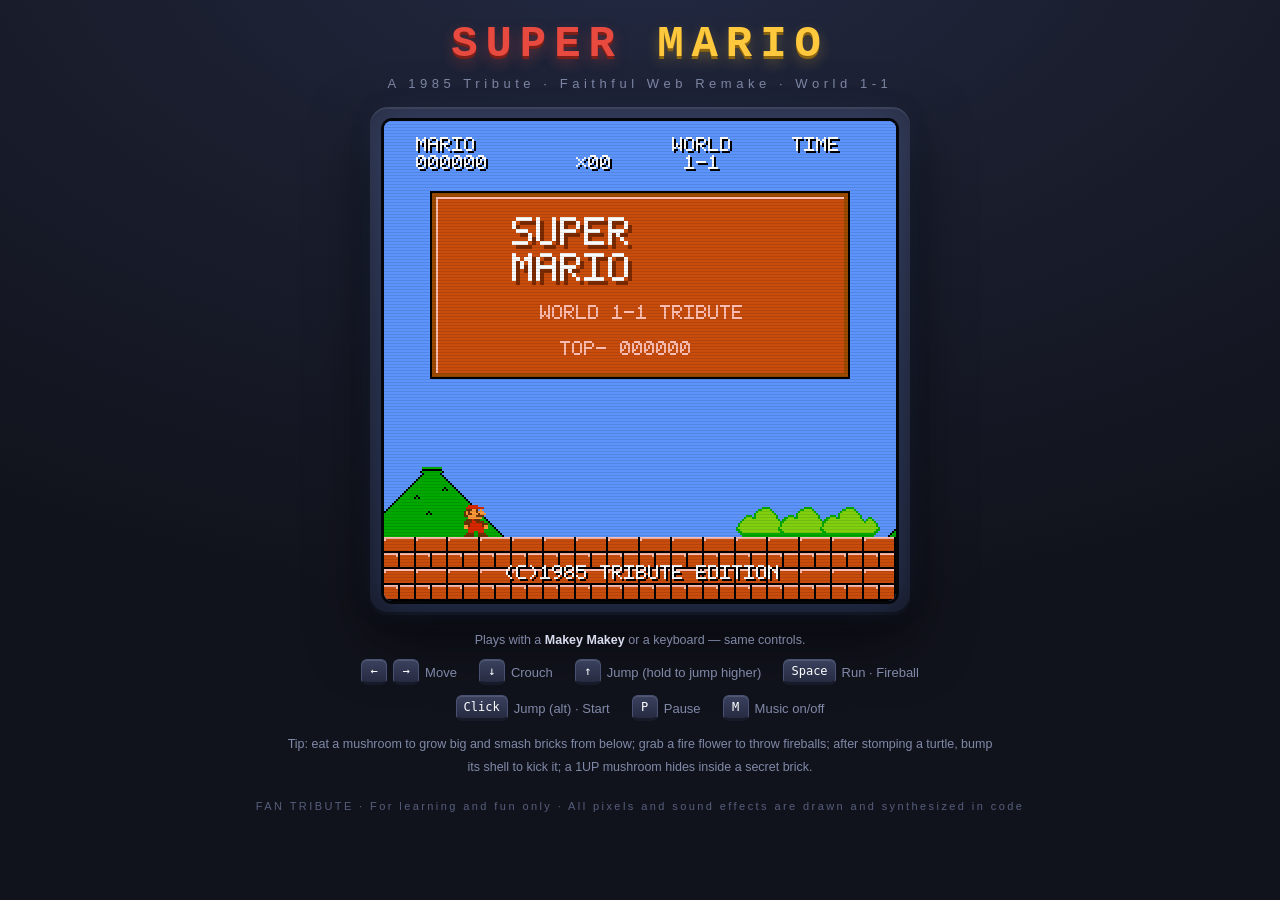
<file: demo/mario/index.html>
<!DOCTYPE html>
<html lang="en">
<head>
<meta charset="UTF-8">
<meta name="viewport" content="width=device-width, initial-scale=1.0, user-scalable=no">
<title>Super Mario · Makey Makey Edition</title>
<link rel="stylesheet" href="style.css">
</head>
<body>
<div class="stage">
  <header class="masthead">
    <h1 class="logo"><span class="logo-red">SUPER</span> <span class="logo-yellow">MARIO</span></h1>
    <p class="tagline">A 1985 Tribute · Faithful Web Remake · World 1-1</p>
  </header>

  <div class="bezel">
    <div class="screen-wrap">
      <canvas id="game" width="256" height="240"></canvas>
      <div class="scanlines" id="scanlines"></div>
    </div>
  </div>

  <div class="panel">
    <p class="ctl-note">Plays with a <strong>Makey Makey</strong> or a keyboard &mdash; same controls.</p>
    <div class="controls">
      <div class="ctl"><kbd>←</kbd><kbd>→</kbd><span>Move</span></div>
      <div class="ctl"><kbd>↓</kbd><span>Crouch</span></div>
      <div class="ctl"><kbd>↑</kbd><span>Jump (hold to jump higher)</span></div>
      <div class="ctl"><kbd>Space</kbd><span>Run · Fireball</span></div>
      <div class="ctl"><kbd>Click</kbd><span>Jump (alt) · Start</span></div>
      <div class="ctl"><kbd>P</kbd><span>Pause</span></div>
      <div class="ctl"><kbd>M</kbd><span>Music on/off</span></div>
    </div>
    <p class="tips">Tip: eat a mushroom to grow big and smash bricks from below; grab a fire flower to throw fireballs; after stomping a turtle, bump its shell to kick it; a 1UP mushroom hides inside a secret brick.</p>
  </div>

  <footer class="foot">FAN TRIBUTE · For learning and fun only · All pixels and sound effects are drawn and synthesized in code</footer>
</div>

<!-- Touch controls (shown on touch devices only) -->
<div id="touch" class="touch hidden">
  <div class="t-left">
    <button class="tbtn" data-k="left">◀</button>
    <button class="tbtn" data-k="right">▶</button>
    <button class="tbtn" data-k="down">▼</button>
  </div>
  <div class="t-right">
    <button class="tbtn b" data-k="run">B</button>
    <button class="tbtn a" data-k="jump">A</button>
  </div>
</div>

<script src="js/font.js"></script>
<script src="js/sprites.js"></script>
<script src="js/audio.js"></script>
<script src="js/level.js"></script>
<script src="js/game.js"></script>
</body>
</html>
</file>
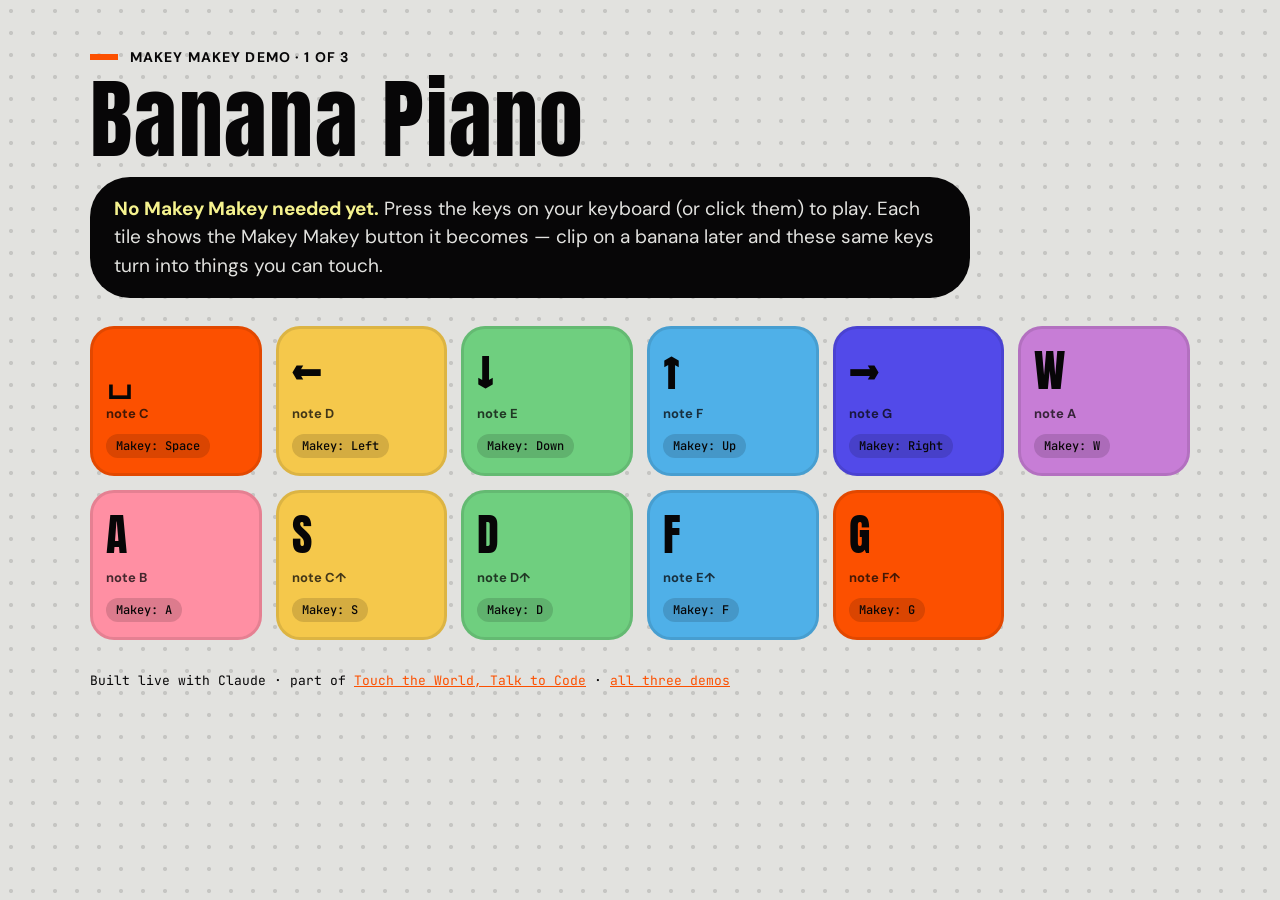
<file: demo/piano/index.html>
<!DOCTYPE html>
<html lang="en">
<head>
  <meta charset="UTF-8" />
  <meta name="viewport" content="width=device-width, initial-scale=1.0" />
  <title>Banana Piano — Makey Makey Demo</title>
  <meta name="description" content="A keyboard-playable piano. Press the keys to hear notes. Works with a Makey Makey too." />

  <link rel="icon" type="image/svg+xml" href="../../assets/brand/favicon.svg" />

  <link rel="preconnect" href="https://fonts.googleapis.com" />
  <link rel="preconnect" href="https://fonts.gstatic.com" crossorigin />
  <link rel="stylesheet" href="https://fonts.googleapis.com/css2?family=Anton&family=DM+Sans:wght@400;500;700&family=JetBrains+Mono:wght@400;500&display=swap" />
  <link rel="stylesheet" href="../../assets/css/tokens.css" />

  <style>
    * { box-sizing: border-box; }
    html, body { margin: 0; height: 100%; }
    body {
      font-family: var(--font-body-sans);
      color: var(--color-ink-primary);
      background-color: var(--color-canvas-page);
      background-image: radial-gradient(
        color-mix(in srgb, var(--color-ink-primary) 13%, transparent) 2px, transparent 2.2px);
      background-size: 22px 22px;
      min-height: 100%;
      padding: clamp(20px, 4vw, 48px);
    }
    .wrap { max-width: 1100px; margin: 0 auto; }

    .eyebrow {
      display: flex; align-items: center; gap: 12px;
      font-size: 14px; font-weight: 700; letter-spacing: 0.08em;
      text-transform: uppercase; margin: 0 0 12px;
    }
    .eyebrow::before { content: ""; width: 28px; height: 6px; background: var(--color-accent-primary); }

    h1 {
      font-family: var(--font-display); font-weight: 400; letter-spacing: 0.02em;
      font-size: clamp(40px, 8vw, 88px); line-height: 0.94; margin: 0 0 16px;
    }

    .banner {
      background: var(--color-ink-strong); color: var(--color-canvas-page);
      border-radius: var(--radius-card); padding: 18px 24px; margin: 0 0 28px;
      font-size: clamp(15px, 1.9vw, 19px); line-height: 1.5; max-width: 880px;
    }
    .banner strong { color: var(--color-surface-glare); }

    .grid {
      display: grid;
      grid-template-columns: repeat(auto-fit, minmax(150px, 1fr));
      gap: 14px;
    }

    .key {
      border: none; cursor: pointer; color: #070607;
      border-radius: var(--radius-card-sm); padding: 22px 16px 18px;
      text-align: center; font-family: var(--font-body-sans);
      transition: transform 90ms ease, filter 90ms ease, box-shadow 90ms ease;
      box-shadow: inset 0 0 0 3px rgba(7,6,7,0.10);
      min-height: 150px; display: flex; flex-direction: column; justify-content: space-between;
    }
    .key:focus-visible { outline: none; box-shadow: var(--shadow-focus-ring); }
    .key .cap {
      font-family: var(--font-display); font-weight: 400; font-size: clamp(28px, 4vw, 44px);
      line-height: 1;
    }
    .key .note { font-size: 13px; font-weight: 700; opacity: 0.75; }
    .key .makey {
      font-family: var(--font-mono); font-size: 12px; font-weight: 500;
      background: rgba(7,6,7,0.14); border-radius: 100px; padding: 4px 10px; display: inline-block;
    }
    .key.is-on { transform: translateY(3px) scale(1.03); filter: brightness(1.12); box-shadow: inset 0 0 0 4px #070607; }

    .footer {
      margin-top: 32px; font-family: var(--font-mono); font-size: 13px; color: var(--color-ink-muted);
    }
    .footer a { color: var(--color-accent-primary); }

    @media (prefers-reduced-motion: reduce) {
      .key { transition: none; }
    }
  </style>
</head>
<body>
  <div class="wrap">
    <p class="eyebrow">Makey Makey Demo · 1 of 3</p>
    <h1>Banana Piano</h1>

    <div class="banner">
      <strong>No Makey Makey needed yet.</strong> Press the keys on your keyboard (or click them) to play.
      Each tile shows the Makey Makey button it becomes — clip on a banana later and these same keys turn into things you can touch.
    </div>

    <div class="grid" id="grid"></div>

    <p class="footer">
      Built live with Claude &middot; part of
      <a href="../../index.html">Touch the World, Talk to Code</a>
      &middot; <a href="../index.html">all three demos</a>
    </p>
  </div>

  <script>
    // Each key: keyboard code, on-screen label, musical note name, frequency, Makey Makey label, colour.
    var KEYS = [
      { code: "Space",      cap: "␣", note: "C",  freq: 261.63, makey: "Space", color: "#FC5000" },
      { code: "ArrowLeft",  cap: "←", note: "D",  freq: 293.66, makey: "Left",  color: "#F5C84B" },
      { code: "ArrowDown",  cap: "↓", note: "E",  freq: 329.63, makey: "Down",  color: "#6FCF7F" },
      { code: "ArrowUp",    cap: "↑", note: "F",  freq: 349.23, makey: "Up",    color: "#4FB0E8" },
      { code: "ArrowRight", cap: "→", note: "G",  freq: 392.00, makey: "Right", color: "#524AE9" },
      { code: "KeyW",       cap: "W",      note: "A",  freq: 440.00, makey: "W",     color: "#C77DD6" },
      { code: "KeyA",       cap: "A",      note: "B",  freq: 493.88, makey: "A",     color: "#FF8FA3" },
      { code: "KeyS",       cap: "S",      note: "C↑", freq: 523.25, makey: "S", color: "#F5C84B" },
      { code: "KeyD",       cap: "D",      note: "D↑", freq: 587.33, makey: "D", color: "#6FCF7F" },
      { code: "KeyF",       cap: "F",      note: "E↑", freq: 659.25, makey: "F", color: "#4FB0E8" },
      { code: "KeyG",       cap: "G",      note: "F↑", freq: 698.46, makey: "G", color: "#FC5000" }
    ];

    var grid = document.getElementById("grid");
    var byCode = {};
    var audioCtx = null;

    function ctx() {
      if (!audioCtx) {
        var AC = window.AudioContext || window.webkitAudioContext;
        audioCtx = new AC();
      }
      if (audioCtx.state === "suspended") { audioCtx.resume(); }
      return audioCtx;
    }

    function playNote(freq) {
      var ac = ctx();
      var osc = ac.createOscillator();
      var gain = ac.createGain();
      osc.type = "triangle";
      osc.frequency.value = freq;
      var now = ac.currentTime;
      gain.gain.setValueAtTime(0.0001, now);
      gain.gain.exponentialRampToValueAtTime(0.35, now + 0.01);
      gain.gain.exponentialRampToValueAtTime(0.0001, now + 0.9);
      osc.connect(gain).connect(ac.destination);
      osc.start(now);
      osc.stop(now + 0.95);
    }

    function trigger(k) {
      playNote(k.freq);
      k.el.classList.add("is-on");
      clearTimeout(k._t);
      k._t = setTimeout(function () { k.el.classList.remove("is-on"); }, 180);
    }

    KEYS.forEach(function (k) {
      var btn = document.createElement("button");
      btn.className = "key";
      btn.type = "button";
      btn.style.background = k.color;
      btn.innerHTML =
        '<span class="cap">' + k.cap + "</span>" +
        '<span class="note">note ' + k.note + "</span>" +
        '<span class="makey">Makey: ' + k.makey + "</span>";
      btn.addEventListener("mousedown", function () { trigger(k); });
      btn.addEventListener("touchstart", function (e) { e.preventDefault(); trigger(k); }, { passive: false });
      k.el = btn;
      byCode[k.code] = k;
      grid.appendChild(btn);
    });

    document.addEventListener("keydown", function (e) {
      var k = byCode[e.code];
      if (k && !e.repeat) {
        if (e.code === "Space" || e.code.indexOf("Arrow") === 0) { e.preventDefault(); }
        trigger(k);
      }
    });
  </script>
</body>
</html>
</file>
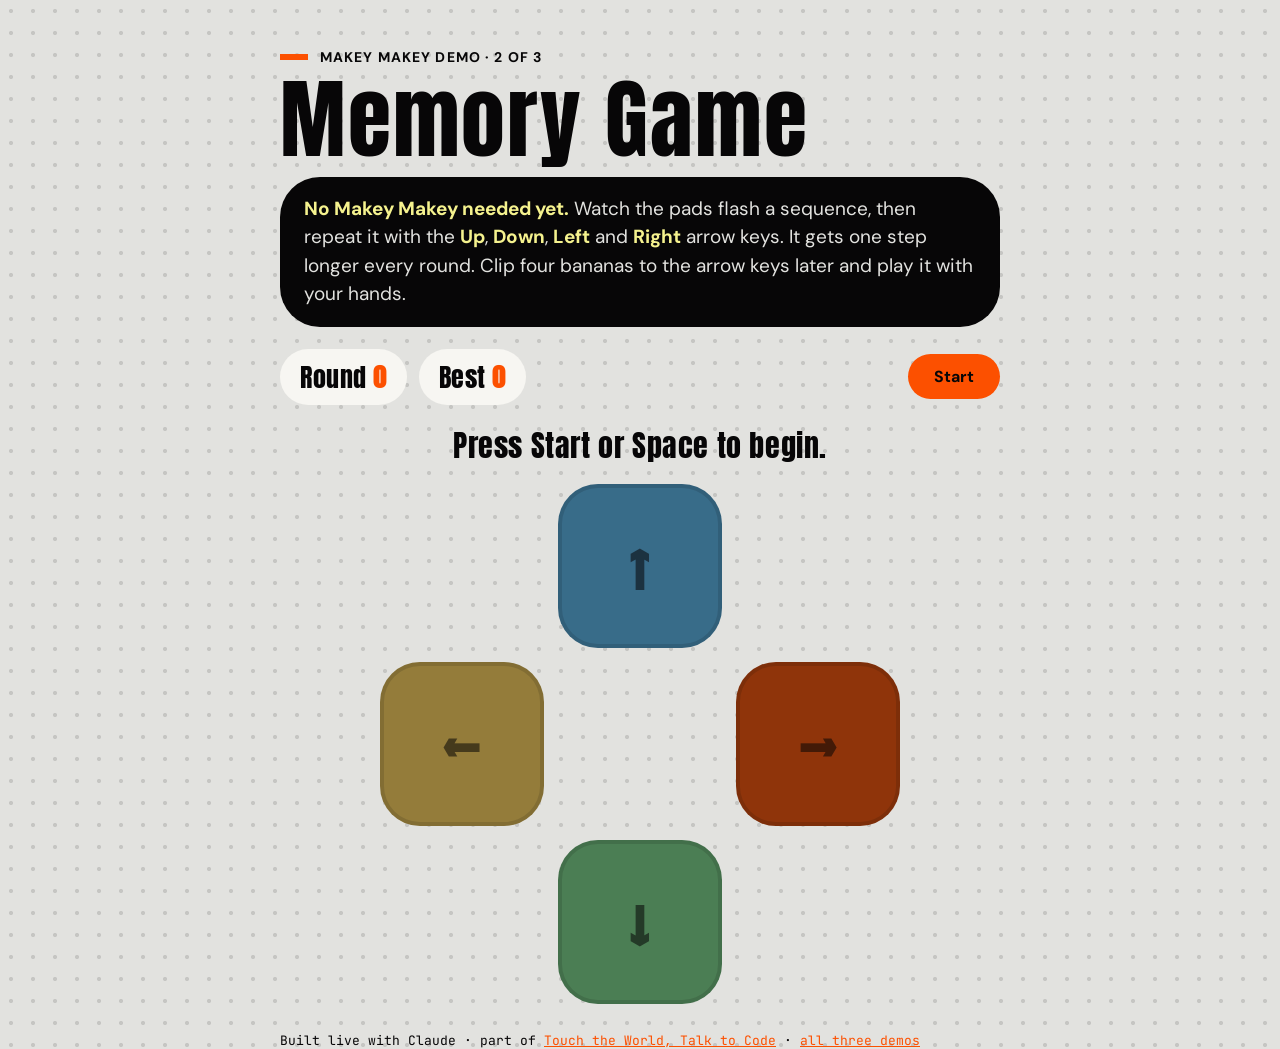
<file: demo/simon/index.html>
<!DOCTYPE html>
<html lang="en">
<head>
  <meta charset="UTF-8" />
  <meta name="viewport" content="width=device-width, initial-scale=1.0" />
  <title>Memory Game — Makey Makey Demo</title>
  <meta name="description" content="A keyboard-playable Simon Says memory game. Watch the sequence, then repeat it with the arrow keys. Works with a Makey Makey too." />

  <link rel="icon" type="image/svg+xml" href="../../assets/brand/favicon.svg" />

  <link rel="preconnect" href="https://fonts.googleapis.com" />
  <link rel="preconnect" href="https://fonts.gstatic.com" crossorigin />
  <link rel="stylesheet" href="https://fonts.googleapis.com/css2?family=Anton&family=DM+Sans:wght@400;500;700&family=JetBrains+Mono:wght@400;500&display=swap" />
  <link rel="stylesheet" href="../../assets/css/tokens.css" />

  <style>
    * { box-sizing: border-box; }
    html, body { margin: 0; height: 100%; }
    body {
      font-family: var(--font-body-sans);
      color: var(--color-ink-primary);
      background-color: var(--color-canvas-page);
      background-image: radial-gradient(
        color-mix(in srgb, var(--color-ink-primary) 13%, transparent) 2px, transparent 2.2px);
      background-size: 22px 22px;
      min-height: 100%;
      padding: clamp(20px, 4vw, 48px);
    }
    .wrap { max-width: 720px; margin: 0 auto; }

    .eyebrow {
      display: flex; align-items: center; gap: 12px;
      font-size: 14px; font-weight: 700; letter-spacing: 0.08em;
      text-transform: uppercase; margin: 0 0 12px;
    }
    .eyebrow::before { content: ""; width: 28px; height: 6px; background: var(--color-accent-primary); }

    h1 {
      font-family: var(--font-display); font-weight: 400; letter-spacing: 0.02em;
      font-size: clamp(40px, 8vw, 88px); line-height: 0.94; margin: 0 0 16px;
    }

    .banner {
      background: var(--color-ink-strong); color: var(--color-canvas-page);
      border-radius: var(--radius-card); padding: 18px 24px; margin: 0 0 22px;
      font-size: clamp(15px, 1.9vw, 19px); line-height: 1.5;
    }
    .banner strong { color: var(--color-surface-glare); }

    .hud {
      display: flex; flex-wrap: wrap; gap: 12px; align-items: center;
      margin: 0 0 18px;
    }
    .stat {
      background: var(--color-canvas-surface); border-radius: 100px;
      padding: 8px 20px; font-family: var(--font-display); font-weight: 400;
      font-size: clamp(18px, 3vw, 26px); letter-spacing: 0.02em;
    }
    .stat b { color: var(--color-accent-primary); }
    .startbtn {
      margin-left: auto; border: none; cursor: pointer;
      background: var(--color-accent-primary); color: var(--color-ink-strong);
      font-family: var(--font-body-sans); font-weight: 700; font-size: 16px;
      padding: 12px 26px; border-radius: 100px;
    }
    .startbtn:active { transform: translateY(1px); }

    .status {
      text-align: center; font-family: var(--font-display); letter-spacing: 0.02em;
      font-size: clamp(20px, 4vw, 30px); margin: 0 0 16px; min-height: 1.2em;
    }

    /* Diamond layout: Up on top, Left/Right on the sides, Down at the bottom. */
    .pads {
      display: grid;
      grid-template-columns: repeat(3, 1fr);
      grid-template-rows: repeat(3, 1fr);
      gap: 14px;
      aspect-ratio: 1 / 1;
      max-width: 520px; margin: 0 auto;
    }
    .pad {
      border: none; cursor: pointer; border-radius: var(--radius-card);
      box-shadow: inset 0 0 0 4px rgba(7,6,7,0.12);
      transition: transform 90ms ease, filter 90ms ease, box-shadow 90ms ease;
      filter: brightness(0.62) saturate(0.85);
      display: flex; align-items: center; justify-content: center;
      font-family: var(--font-display); font-weight: 400;
      font-size: clamp(30px, 7vw, 56px); color: rgba(7,6,7,0.55);
    }
    .pad.up    { grid-column: 2; grid-row: 1; }
    .pad.left  { grid-column: 1; grid-row: 2; }
    .pad.right { grid-column: 3; grid-row: 2; }
    .pad.down  { grid-column: 2; grid-row: 3; }
    .pad.is-lit {
      filter: brightness(1.12) saturate(1.1);
      transform: scale(1.04);
      box-shadow: inset 0 0 0 5px #070607;
      color: #070607;
    }
    .pad:focus-visible { outline: none; box-shadow: var(--shadow-focus-ring); }

    .footer {
      margin-top: 28px; font-family: var(--font-mono); font-size: 13px; color: var(--color-ink-muted);
    }
    .footer a { color: var(--color-accent-primary); }

    @media (prefers-reduced-motion: reduce) { .pad { transition: none; } }
  </style>
</head>
<body>
  <div class="wrap">
    <p class="eyebrow">Makey Makey Demo · 2 of 3</p>
    <h1>Memory Game</h1>

    <div class="banner">
      <strong>No Makey Makey needed yet.</strong> Watch the pads flash a sequence, then repeat it with the
      <strong>Up</strong>, <strong>Down</strong>, <strong>Left</strong> and <strong>Right</strong> arrow keys.
      It gets one step longer every round. Clip four bananas to the arrow keys later and play it with your hands.
    </div>

    <div class="hud">
      <div class="stat">Round <b id="round">0</b></div>
      <div class="stat">Best <b id="best">0</b></div>
      <button class="startbtn" id="startBtn" type="button">Start</button>
    </div>

    <p class="status" id="status">Press Start or Space to begin.</p>

    <div class="pads" id="pads">
      <button class="pad up"    data-code="ArrowUp"    style="background:#4FB0E8" aria-label="Up pad">&uarr;</button>
      <button class="pad left"  data-code="ArrowLeft"  style="background:#F5C84B" aria-label="Left pad">&larr;</button>
      <button class="pad right" data-code="ArrowRight" style="background:#FC5000" aria-label="Right pad">&rarr;</button>
      <button class="pad down"  data-code="ArrowDown"  style="background:#6FCF7F" aria-label="Down pad">&darr;</button>
    </div>

    <p class="footer">
      Built live with Claude &middot; part of
      <a href="../../index.html">Touch the World, Talk to Code</a>
      &middot; <a href="../index.html">all three demos</a>
    </p>
  </div>

  <script>
    // Four pads, each tied to one arrow key, a colour, and its own tone.
    var PADS = [
      { code: "ArrowUp",    freq: 392.00 }, // G
      { code: "ArrowLeft",  freq: 329.63 }, // E
      { code: "ArrowRight", freq: 261.63 }, // C
      { code: "ArrowDown",  freq: 523.25 }  // C up
    ];

    var byCode = {};
    document.querySelectorAll(".pad").forEach(function (el) {
      var code = el.getAttribute("data-code");
      var pad = PADS.filter(function (p) { return p.code === code; })[0];
      pad.el = el;
      byCode[code] = pad;
      el.addEventListener("mousedown", function () { pressPad(code); });
      el.addEventListener("touchstart", function (e) { e.preventDefault(); pressPad(code); }, { passive: false });
    });

    var roundEl = document.getElementById("round");
    var bestEl = document.getElementById("best");
    var statusEl = document.getElementById("status");
    var startBtn = document.getElementById("startBtn");

    var sequence = [];   // the pattern the player must repeat
    var step = 0;        // how far through the player is this turn
    var best = 0;
    var canPlay = false; // true only while it is the player's turn
    var showing = false; // true while the sequence is flashing

    // --- sound (same Web Audio pattern as the piano demo) ---
    var audioCtx = null;
    function ctx() {
      if (!audioCtx) {
        var AC = window.AudioContext || window.webkitAudioContext;
        audioCtx = new AC();
      }
      if (audioCtx.state === "suspended") { audioCtx.resume(); }
      return audioCtx;
    }
    function playNote(freq, dur) {
      var ac = ctx();
      var osc = ac.createOscillator();
      var gain = ac.createGain();
      osc.type = "triangle";
      osc.frequency.value = freq;
      var now = ac.currentTime;
      gain.gain.setValueAtTime(0.0001, now);
      gain.gain.exponentialRampToValueAtTime(0.35, now + 0.01);
      gain.gain.exponentialRampToValueAtTime(0.0001, now + dur);
      osc.connect(gain).connect(ac.destination);
      osc.start(now);
      osc.stop(now + dur + 0.05);
    }

    function lightPad(pad, ms) {
      playNote(pad.freq, ms / 1000);
      pad.el.classList.add("is-lit");
      setTimeout(function () { pad.el.classList.remove("is-lit"); }, ms);
    }

    // Vary picks without Math.random (kept deterministic-friendly like the catch demo).
    var seed = 7;
    function pick4() {
      seed = (seed * 9301 + 49297) % 233280;
      return PADS[Math.floor((seed / 233280) * 4) % 4];
    }

    function start() {
      sequence = [];
      best = best; // keep best across rounds
      ctx(); // unlock audio on the click/keypress
      nextRound();
    }

    function nextRound() {
      sequence.push(pick4());
      roundEl.textContent = sequence.length;
      step = 0;
      canPlay = false;
      statusEl.textContent = "Watch...";
      showSequence();
    }

    function showSequence() {
      showing = true;
      var i = 0;
      var gap = Math.max(280, 620 - sequence.length * 20); // speeds up a little as it grows
      function tick() {
        if (i >= sequence.length) {
          showing = false;
          canPlay = true;
          statusEl.textContent = "Your turn";
          return;
        }
        lightPad(sequence[i], gap * 0.6);
        i++;
        setTimeout(tick, gap);
      }
      setTimeout(tick, 500);
    }

    function pressPad(code) {
      var pad = byCode[code];
      if (!pad) return;
      if (!canPlay) {
        // Allow a free tap to hear the pad before the game starts.
        if (!showing && sequence.length === 0) lightPad(pad, 220);
        return;
      }
      lightPad(pad, 220);
      if (pad === sequence[step]) {
        step++;
        if (step === sequence.length) {
          canPlay = false;
          if (sequence.length > best) { best = sequence.length; bestEl.textContent = best; }
          statusEl.textContent = "Nice!";
          setTimeout(nextRound, 900);
        }
      } else {
        gameOver();
      }
    }

    function gameOver() {
      canPlay = false;
      playNote(110, 0.5);
      statusEl.textContent = "Game over — you reached round " + sequence.length + ". Press Space to try again.";
    }

    document.addEventListener("keydown", function (e) {
      if (["ArrowUp", "ArrowDown", "ArrowLeft", "ArrowRight", "Space"].indexOf(e.code) >= 0) {
        e.preventDefault();
      }
      if (e.code === "Space" && !showing && !canPlay) { start(); return; }
      if (e.repeat) return;
      if (byCode[e.code]) pressPad(e.code);
    });

    startBtn.addEventListener("click", function () { if (!showing && !canPlay) start(); });
  </script>
</body>
</html>
</file>
<file: assets/css/tokens.css>
/* GENERATED FROM data/brand.yaml — DO NOT EDIT.
 * Regenerate with: npm run build:brand
 * Source of truth: data/brand.yaml v2.1.1
 * Last updated:    2026-06-07
 */

:root {
  /* Color — raw palette (paint inventory) */
  --color-raw-basalt-canvas: #E2E2DF;
  --color-raw-ash-white: #F7F6F2;
  --color-raw-pure-white: #FFFFFF;
  --color-raw-abyssal-ink: #070607;
  --color-raw-pure-black: #000000;
  --color-raw-digital-orange: #FC5000;
  --color-raw-cyber-violet: #524AE9;
  --color-raw-pixel-glare: #F5F28E;

  /* Color — semantic tokens (templates use these) */
  --color-canvas-page: var(--color-raw-basalt-canvas);
  --color-canvas-surface: var(--color-raw-ash-white);
  --color-surface-accent: var(--color-raw-digital-orange);
  --color-surface-decor: var(--color-raw-cyber-violet);
  --color-surface-glare: var(--color-raw-pixel-glare);
  --color-surface-tag: var(--color-raw-pixel-glare);
  --color-ink-primary: var(--color-raw-abyssal-ink);
  --color-ink-strong: var(--color-raw-abyssal-ink);
  --color-ink-muted: var(--color-raw-abyssal-ink);
  --color-ink-subtle: var(--color-raw-abyssal-ink);
  --color-on-accent: var(--color-raw-pure-white);
  --color-accent-primary: var(--color-raw-digital-orange);
  --color-accent-editorial: var(--color-raw-digital-orange);
  --color-surface-pill: var(--color-raw-ash-white);
  --color-surface-quote: var(--color-raw-ash-white);
  --color-edge-pill: var(--color-raw-abyssal-ink);
  --color-rule-hairline: var(--color-raw-abyssal-ink);

  /* Typography — font stacks */
  --font-display: Anton, Oswald, "Bebas Neue", Impact, sans-serif;
  --font-body-sans: "DM Sans", Inter, "Segoe UI", system-ui, sans-serif;
  --font-mono: "JetBrains Mono", Consolas, ui-monospace, monospace;

  /* Typography — scale */
  --text-display-xl-size: 189px;
  --text-display-xl-line-height: 0.94;
  --text-display-xl-tracking: 0.02em;
  --text-display-xl-weight: 400;
  --text-display-xl-family: var(--font-display);
  --text-display-lg-size: 64px;
  --text-display-lg-line-height: 0.95;
  --text-display-lg-tracking: 0.02em;
  --text-display-lg-weight: 400;
  --text-display-lg-family: var(--font-display);
  --text-display-size: 96px;
  --text-display-line-height: 0.94;
  --text-display-tracking: 0.02em;
  --text-display-weight: 400;
  --text-display-family: var(--font-display);
  --text-h-1-size: 56px;
  --text-h-1-line-height: 0.94;
  --text-h-1-tracking: 0.02em;
  --text-h-1-weight: 400;
  --text-h-1-family: var(--font-display);
  --text-h-2-size: 32px;
  --text-h-2-line-height: 0.95;
  --text-h-2-tracking: 0.02em;
  --text-h-2-weight: 400;
  --text-h-2-family: var(--font-display);
  --text-h-3-size: 30px;
  --text-h-3-line-height: 1.11;
  --text-h-3-tracking: 0;
  --text-h-3-weight: 500;
  --text-h-3-family: var(--font-body-sans);
  --text-body-size: 16px;
  --text-body-line-height: 1.55;
  --text-body-tracking: 0;
  --text-body-weight: 500;
  --text-body-family: var(--font-body-sans);
  --text-body-lead-size: 18px;
  --text-body-lead-line-height: 1.5;
  --text-body-lead-tracking: 0;
  --text-body-lead-weight: 500;
  --text-body-lead-family: var(--font-body-sans);
  --text-meta-size: 14px;
  --text-meta-line-height: 1.25;
  --text-meta-tracking: 0;
  --text-meta-weight: 500;
  --text-meta-family: var(--font-body-sans);
  --text-eyebrow-size: 14px;
  --text-eyebrow-line-height: 1.2;
  --text-eyebrow-tracking: 0.08em;
  --text-eyebrow-weight: 700;
  --text-eyebrow-family: var(--font-body-sans);
  --text-eyebrow-transform: uppercase;
  --text-mono-size: 13px;
  --text-mono-line-height: 1.5;
  --text-mono-tracking: 0;
  --text-mono-weight: 400;
  --text-mono-family: var(--font-mono);

  /* Spacing */
  --space-0: 0px;
  --space-1: 8px;
  --space-2: 16px;
  --space-3: 24px;
  --space-4: 32px;
  --space-5: 40px;
  --space-6: 48px;
  --space-7: 56px;
  --space-8: 64px;
  --space-10: 80px;
  --space-0-5: 4px;
  --space-1-25: 10px;
  --space-1-5: 12px;
  --space-2-5: 20px;
  --rhythm-section: 40px;
  --rhythm-section-tight: 24px;
  --rhythm-section-large: 80px;
  --rhythm-card-padding: 40px;
  --rhythm-element-gap: 10px;
  --rhythm-paragraph: 16px;
  --rhythm-column-gutter: 24px;
  --rhythm-column-gutter-mobile: 16px;

  /* Radius */
  --radius-none: 0px;
  --radius-sm: 8px;
  --radius-badge: 16px;
  --radius-tag: 20px;
  --radius-card-sm: 24px;
  --radius-card: 40px;
  --radius-default: 40px;
  --radius-input: 100px;
  --radius-pill: 800px;

  /* Shadow */
  --shadow-ambient: none;
  --shadow-focus-ring: 0 0 0 3px rgba(252, 80, 0, 0.40);

  /* Motion */
  --duration-fast: 120ms;
  --duration-base: 200ms;
  --duration-slow: 360ms;
  --easing-standard: cubic-bezier(0.2, 0, 0, 1);
  --easing-entrance: cubic-bezier(0.0, 0, 0.2, 1);
  --easing-exit: cubic-bezier(0.4, 0, 1, 1);

  /* Layout */
  --layout-golden-main: 61.8%;
  --layout-golden-side: 38.2%;
  --layout-golden-gutter: 1.4em;
  --container-max: 1200px;
  --container-padding-mobile: 24px;
  --container-padding-desktop: 40px;
}
</file>
<file: assets/css/slides.css>
/* ============================================================
   Touch the World, Talk to Code — slide deck styles
   Built on Chan Meng's "Caldera" brand tokens (assets/css/tokens.css)
   ============================================================ */

*,
*::before,
*::after {
  box-sizing: border-box;
}

html,
body {
  margin: 0;
  padding: 0;
  height: 100%;
}

body {
  font-family: var(--font-body-sans);
  font-weight: var(--text-body-weight);
  color: var(--color-ink-primary);
  background-color: var(--color-canvas-page);
  /* Faint printed dot-grid ground — the Caldera "paper" texture */
  background-image: radial-gradient(
    color-mix(in srgb, var(--color-ink-primary) 13%, transparent) 2px,
    transparent 2.2px
  );
  background-size: 22px 22px;
  overflow: hidden;
}

/* ---------- Deck shell ---------- */

.deck {
  position: relative;
  height: 100vh;
  height: 100dvh;
  width: 100%;
  overflow: hidden;
}

/* Progress bar (top) */
.deck__progress {
  position: fixed;
  top: 0;
  left: 0;
  height: 6px;
  width: 0%;
  background: var(--color-accent-primary);
  z-index: 50;
  transition: width var(--duration-base) var(--easing-standard);
}

/* ---------- Slides ---------- */

.slide {
  position: absolute;
  inset: 0;
  display: none;
  flex-direction: column;
  /* "safe center" keeps the top of tall content reachable when it overflows
     and must scroll, instead of clipping it (graceful fallback to center). */
  justify-content: center;
  justify-content: safe center;
  padding: clamp(16px, min(4.5vw, 5vh), 64px);
  /* Reserve room for the bottom chrome (counter / hint / nav) so content
     never hides behind it. */
  padding-bottom: clamp(60px, 11vh, 96px);
  max-width: var(--container-max);
  margin: 0 auto;
  overflow-y: auto;
  overscroll-behavior: contain;
}

.slide.is-active {
  display: flex;
  animation: slide-in var(--duration-slow) var(--easing-entrance);
}

@keyframes slide-in {
  from {
    opacity: 0;
    transform: translateY(12px);
  }
  to {
    opacity: 1;
    transform: translateY(0);
  }
}

/* Eyebrow (orange rule + uppercase label) */
.eyebrow {
  display: flex;
  align-items: center;
  gap: 12px;
  margin: 0 0 var(--space-3);
  font-family: var(--text-eyebrow-family);
  font-size: var(--text-eyebrow-size);
  font-weight: var(--text-eyebrow-weight);
  letter-spacing: var(--text-eyebrow-tracking);
  text-transform: var(--text-eyebrow-transform);
  color: var(--color-ink-strong);
}

.eyebrow::before {
  content: "";
  display: inline-block;
  width: 28px;
  height: 6px;
  background: var(--color-accent-editorial);
  flex: none;
}

/* Difficulty badge shown in the build-slide eyebrow (Easy / Medium / Challenge) */
.level {
  display: inline-flex;
  align-items: center;
  gap: 7px;
  margin-left: 2px;
  padding: 2px 12px;
  border-radius: 100px;
  background: color-mix(in srgb, var(--color-ink-strong) 9%, transparent);
}
.level .dots {
  font-size: 0.95em;
  line-height: 1;
  letter-spacing: 2px;
  color: var(--color-accent-editorial);
}

/* Headings */
.slide h1,
.slide h2 {
  font-family: var(--font-display);
  font-weight: 400;
  letter-spacing: var(--text-display-tracking);
  line-height: 0.94;
  margin: 0 0 clamp(14px, 2.6vh, 32px);
  color: var(--color-ink-strong);
}

/* min(vw, vh) so headings also shrink on short / landscape viewports,
   not just narrow ones. */
.slide h1 {
  font-size: clamp(38px, min(8.5vw, 12vh), 120px);
}

.slide h2 {
  font-size: clamp(30px, min(6.2vw, 9vh), 80px);
}

.slide .lead {
  font-size: clamp(17px, min(2.4vw, 3.2vh), 28px);
  line-height: 1.45;
  font-weight: 500;
  max-width: 24ch;
  margin: 0 0 clamp(14px, 2.4vh, 32px);
}

.slide p {
  font-size: clamp(16px, min(1.9vw, 2.6vh), 22px);
  line-height: 1.5;
  max-width: 60ch;
  margin: 0 0 clamp(12px, 2vh, 24px);
}

.slide ul {
  list-style: none;
  padding: 0;
  margin: 0;
  display: grid;
  gap: clamp(8px, 1.6vh, 16px);
  max-width: 60ch;
}

.slide li {
  position: relative;
  padding-left: 30px;
  font-size: clamp(16px, min(1.9vw, 2.6vh), 22px);
  line-height: 1.4;
}

.slide li::before {
  content: "";
  position: absolute;
  left: 0;
  top: 0.5em;
  width: 14px;
  height: 6px;
  background: var(--color-accent-primary);
}

.highlight {
  color: var(--color-ink-strong);
  background: var(--color-surface-glare);
  padding: 0 6px;
  font-weight: 700;
}

/* ---------- Title slide ---------- */

.slide--title {
  justify-content: center;
}

.slide--title h1 {
  font-size: clamp(44px, min(10vw, 13vh), 140px);
  margin-bottom: clamp(12px, 2vh, 24px);
}

.byline {
  display: flex;
  align-items: center;
  gap: 14px;
  font-size: clamp(14px, min(1.8vw, 2.4vh), 20px);
  font-weight: 500;
  flex-wrap: wrap;
}

/* Small event-credit line under the byline */
.credit {
  font-family: var(--font-mono);
  font-size: clamp(12px, min(1.4vw, 1.9vh), 15px);
  color: var(--color-ink-muted);
  margin: 0;
  max-width: 60ch;
}

.byline img {
  width: 44px;
  height: 44px;
}

/* ---------- Cards / panels ---------- */

.cards {
  display: grid;
  grid-template-columns: repeat(auto-fit, minmax(170px, 1fr));
  gap: clamp(10px, 1.4vw, 16px);
  max-width: 980px;
}

.card {
  background: var(--color-canvas-surface);
  border-radius: var(--radius-card);
  padding: clamp(14px, min(2.6vw, 2.6vh), 28px);
}

.card .num {
  font-family: var(--font-display);
  font-size: clamp(22px, min(3.4vw, 4vh), 40px);
  color: var(--color-accent-primary);
  line-height: 1;
  display: block;
  margin-bottom: clamp(2px, 0.8vh, 8px);
}

.card h3 {
  font-family: var(--font-body-sans);
  font-size: clamp(16px, min(1.9vw, 2.4vh), 21px);
  font-weight: 700;
  margin: 0 0 4px;
}

.card p {
  font-size: clamp(13px, min(1.5vw, 2vh), 16px);
  margin: 0;
  line-height: 1.35;
}

.card a {
  color: var(--color-accent-primary);
  text-underline-offset: 2px;
}

/* Flow strip: real world -> signal -> computer -> action */
.flow {
  display: flex;
  flex-wrap: wrap;
  align-items: stretch;
  gap: clamp(8px, 1.2vw, 16px);
  max-width: 1000px;
}

.flow__step {
  flex: 1 1 150px;
  background: var(--color-canvas-surface);
  border-radius: var(--radius-card-sm);
  padding: clamp(12px, min(2vw, 2vh), 22px);
  text-align: center;
  font-weight: 700;
  font-size: clamp(13px, min(1.6vw, 2vh), 18px);
}

.flow__step span {
  display: block;
  font-family: var(--font-display);
  font-weight: 400;
  color: var(--color-accent-primary);
  font-size: clamp(18px, min(2.6vw, 3vh), 30px);
  margin-bottom: 4px;
}

.flow__arrow {
  display: flex;
  align-items: center;
  font-family: var(--font-display);
  font-size: clamp(24px, 3vw, 40px);
  color: var(--color-ink-strong);
}

/* ---------- Key map ---------- */

.keymap {
  display: flex;
  flex-wrap: wrap;
  gap: clamp(6px, 1vw, 10px);
  max-width: 720px;
  margin-top: clamp(12px, 2vh, 24px);
}

.keycap {
  min-width: 56px;
  padding: 12px 16px;
  text-align: center;
  background: var(--color-canvas-surface);
  border: 2px solid var(--color-ink-strong);
  border-radius: var(--radius-sm);
  font-family: var(--font-mono);
  font-weight: 500;
  font-size: clamp(14px, 1.6vw, 18px);
}

.keycap--accent {
  background: var(--color-accent-primary);
  color: var(--color-on-accent);
  border-color: var(--color-accent-primary);
}

/* ---------- Prompt card (type-along) ---------- */

.prompt {
  background: var(--color-ink-strong);
  color: var(--color-canvas-page);
  border-radius: var(--radius-card);
  padding: clamp(20px, min(3.5vw, 4vh), 48px);
  max-width: 900px;
  font-family: var(--font-mono);
  font-size: clamp(15px, min(2.3vw, 3vh), 28px);
  line-height: 1.5;
}

.prompt .prompt__label {
  display: block;
  font-family: var(--font-body-sans);
  font-size: 14px;
  font-weight: 700;
  letter-spacing: 0.08em;
  text-transform: uppercase;
  color: var(--color-accent-primary);
  margin-bottom: var(--space-2);
}

/* Compact prompt — used on the three build slides, which also carry a heading,
   a one-line description, and a demo button, so the prompt has to take less room. */
.prompt--compact {
  padding: clamp(16px, min(2.8vw, 3vh), 32px);
  font-size: clamp(14px, min(1.9vw, 2.5vh), 22px);
}

/* ---------- Two columns ---------- */

.two-col {
  display: grid;
  grid-template-columns: 1fr 1fr;
  gap: var(--space-3);
  max-width: 980px;
}

@media (max-width: 760px) {
  .two-col {
    grid-template-columns: 1fr;
  }
}

/* ---------- Buttons / links ---------- */

.btn-row {
  display: flex;
  flex-wrap: wrap;
  gap: 12px;
  margin-top: var(--space-4);
}

.btn {
  display: inline-flex;
  align-items: center;
  gap: 8px;
  font-family: var(--font-body-sans);
  font-weight: 700;
  font-size: clamp(14px, 1.6vw, 18px);
  text-decoration: none;
  padding: 12px 24px;
  border-radius: var(--radius-pill);
  border: 1.5px solid transparent;
  transition: background var(--duration-base) var(--easing-standard),
    color var(--duration-base) var(--easing-standard),
    border-color var(--duration-base) var(--easing-standard),
    transform var(--duration-fast) var(--easing-standard);
}

.btn--primary {
  background: var(--color-accent-primary);
  color: var(--color-ink-strong);
  border-color: var(--color-accent-primary);
}

.btn--primary:hover {
  background: color-mix(in srgb, var(--color-accent-primary) 88%, #000);
}

.btn--ghost {
  background: transparent;
  color: var(--color-ink-strong);
  border-color: var(--color-ink-strong);
}

.btn--ghost:hover {
  background: var(--color-ink-strong);
  color: var(--color-canvas-page);
}

.btn:active {
  transform: translateY(1px);
}

/* ---------- Chrome: counter, nav, hint ---------- */

.deck__counter {
  position: fixed;
  bottom: 22px;
  left: 28px;
  font-family: var(--font-mono);
  font-size: 14px;
  color: var(--color-ink-muted);
  z-index: 40;
}

.deck__nav {
  position: fixed;
  bottom: 18px;
  right: 24px;
  display: flex;
  gap: 10px;
  z-index: 40;
}

.navbtn {
  width: 48px;
  height: 48px;
  border-radius: 50%;
  border: none;
  background: var(--color-canvas-surface);
  color: var(--color-ink-strong);
  font-size: 22px;
  cursor: pointer;
  display: flex;
  align-items: center;
  justify-content: center;
  transition: background var(--duration-base) var(--easing-standard),
    transform var(--duration-fast) var(--easing-standard);
}

.navbtn:hover {
  background: var(--color-accent-primary);
  color: var(--color-on-accent);
}

.navbtn:active {
  transform: translateY(1px);
}

.deck__hint {
  position: fixed;
  bottom: 26px;
  left: 50%;
  transform: translateX(-50%);
  font-family: var(--font-mono);
  font-size: 12px;
  color: var(--color-ink-subtle);
  opacity: 0.7;
  z-index: 40;
}

/* ---------- Speaker notes panel ---------- */

.notes {
  position: fixed;
  left: 0;
  right: 0;
  bottom: 0;
  max-height: 42vh;
  overflow-y: auto;
  background: var(--color-ink-strong);
  color: var(--color-canvas-page);
  padding: 24px 32px 32px;
  z-index: 60;
  transform: translateY(100%);
  transition: transform var(--duration-base) var(--easing-standard);
  font-size: 16px;
  line-height: 1.55;
}

.notes.is-open {
  transform: translateY(0);
}

.notes__label {
  font-family: var(--font-body-sans);
  font-size: 12px;
  font-weight: 700;
  letter-spacing: 0.08em;
  text-transform: uppercase;
  color: var(--color-accent-primary);
  margin-bottom: 10px;
}

.notes__time {
  font-family: var(--font-mono);
  color: var(--color-surface-glare);
}

/* ---------- Focus ring ---------- */

:focus-visible {
  outline: none;
  box-shadow: var(--shadow-focus-ring);
}

/* ---------- Reduced motion ---------- */

@media (prefers-reduced-motion: reduce) {
  *,
  *::before,
  *::after {
    transition: none !important;
    animation: none !important;
  }
}

/* ---------- Small screens ---------- */

@media (max-width: 560px) {
  .deck__hint {
    display: none;
  }
  .flow__arrow {
    transform: rotate(90deg);
  }
  .deck__counter {
    left: 16px;
    bottom: 16px;
  }
  .deck__nav {
    right: 14px;
    bottom: 14px;
  }
  .navbtn {
    width: 42px;
    height: 42px;
    font-size: 19px;
  }
}

/* Short viewports (e.g. projector at 4:3, or landscape phones): hide the
   centre hint so it never collides with content, and tighten the bottom band. */
@media (max-height: 540px) {
  .deck__hint {
    display: none;
  }
  .slide {
    padding-bottom: clamp(64px, 14vh, 84px);
  }
}
</file>
<file: demo/mario/style.css>
* { margin: 0; padding: 0; box-sizing: border-box; }

:root {
  --bg0: #11131c;
  --bg1: #1a1e2e;
  --ink: #d8dcef;
  --dim: #8089a8;
  --red: #e84a3f;
  --yellow: #ffc83d;
}

html, body { height: 100%; }

body {
  background:
    radial-gradient(1200px 700px at 50% -10%, #232a44 0%, var(--bg1) 45%, var(--bg0) 100%);
  color: var(--ink);
  font-family: -apple-system, "PingFang SC", "Microsoft YaHei", "Segoe UI", sans-serif;
  display: flex;
  justify-content: center;
  min-height: 100%;
  overflow-x: hidden;
  -webkit-user-select: none;
  user-select: none;
}

.stage {
  display: flex;
  flex-direction: column;
  align-items: center;
  padding: 22px 16px 30px;
  width: 100%;
  max-width: 980px;
}

/* ---------- 标题 ---------- */
.masthead { text-align: center; margin-bottom: 16px; }

.logo {
  font-family: "Courier New", ui-monospace, monospace;
  font-weight: 900;
  font-size: clamp(26px, 4.4vw, 44px);
  letter-spacing: 0.18em;
  line-height: 1;
}
.logo-red {
  color: var(--red);
  text-shadow: 0 3px 0 #7c1f18, 0 6px 14px rgba(232, 74, 63, .35);
}
.logo-yellow {
  color: var(--yellow);
  text-shadow: 0 3px 0 #8a6410, 0 6px 14px rgba(255, 200, 61, .3);
}
.tagline {
  margin-top: 10px;
  color: var(--dim);
  font-size: 13px;
  letter-spacing: 0.35em;
}

/* ---------- 机身 / 屏幕 ---------- */
.bezel {
  background: linear-gradient(180deg, #2c3148 0%, #181c2c 100%);
  border-radius: 18px;
  padding: 14px;
  box-shadow:
    0 24px 60px rgba(0, 0, 0, .55),
    0 2px 0 rgba(255, 255, 255, .07) inset,
    0 -3px 0 rgba(0, 0, 0, .4) inset;
}

.screen-wrap {
  position: relative;
  border-radius: 8px;
  overflow: hidden;
  box-shadow: 0 0 0 3px #05060a, 0 0 34px rgba(92, 148, 252, .22);
  line-height: 0;
}

#game {
  image-rendering: pixelated;
  image-rendering: crisp-edges;
  display: block;
  background: #5c94fc;
}

.scanlines {
  position: absolute;
  inset: 0;
  pointer-events: none;
  background:
    repeating-linear-gradient(0deg,
      rgba(0, 0, 0, 0) 0px, rgba(0, 0, 0, 0) 2px,
      rgba(0, 0, 0, .10) 2px, rgba(0, 0, 0, .10) 3px);
  mix-blend-mode: multiply;
}

/* ---------- 操作说明 ---------- */
.panel { margin-top: 18px; max-width: 720px; text-align: center; }

.ctl-note { font-size: 12.5px; color: var(--dim); margin-bottom: 12px; }
.ctl-note strong { color: var(--ink); }

.controls {
  display: flex;
  flex-wrap: wrap;
  justify-content: center;
  gap: 10px 22px;
  margin-bottom: 12px;
}
.ctl { display: flex; align-items: center; gap: 6px; font-size: 13px; color: var(--ink); }
.ctl span { color: var(--dim); }

kbd {
  display: inline-block;
  min-width: 26px;
  padding: 4px 7px;
  text-align: center;
  font-family: ui-monospace, "SF Mono", Menlo, monospace;
  font-size: 12px;
  color: #fff;
  background: linear-gradient(180deg, #3a415e, #262b41);
  border: 1px solid #4a5274;
  border-bottom: 3px solid #161a29;
  border-radius: 6px;
  box-shadow: 0 1px 0 rgba(255, 255, 255, .12) inset;
}

.tips { font-size: 12.5px; color: var(--dim); line-height: 1.8; }

.foot {
  margin-top: 22px;
  font-size: 11px;
  letter-spacing: 0.22em;
  color: #565e7c;
}

/* ---------- 触屏按钮 ---------- */
.touch.hidden { display: none; }
.touch {
  position: fixed;
  left: 0; right: 0; bottom: 0;
  display: flex;
  justify-content: space-between;
  padding: 0 18px 22px;
  pointer-events: none;
  z-index: 50;
}
.t-left, .t-right { display: flex; gap: 12px; align-items: flex-end; pointer-events: auto; }
.tbtn {
  width: 58px; height: 58px;
  border-radius: 50%;
  border: 2px solid rgba(255, 255, 255, .25);
  background: rgba(40, 46, 70, .55);
  color: #fff;
  font-size: 20px;
  font-weight: 700;
  backdrop-filter: blur(4px);
  touch-action: none;
}
.tbtn.a { background: rgba(232, 74, 63, .55); }
.tbtn.b { background: rgba(255, 200, 61, .45); }
.tbtn:active { transform: scale(.92); }

@media (max-width: 640px) {
  .controls { display: none; }
  .stage { padding-top: 12px; }
}
</file>
